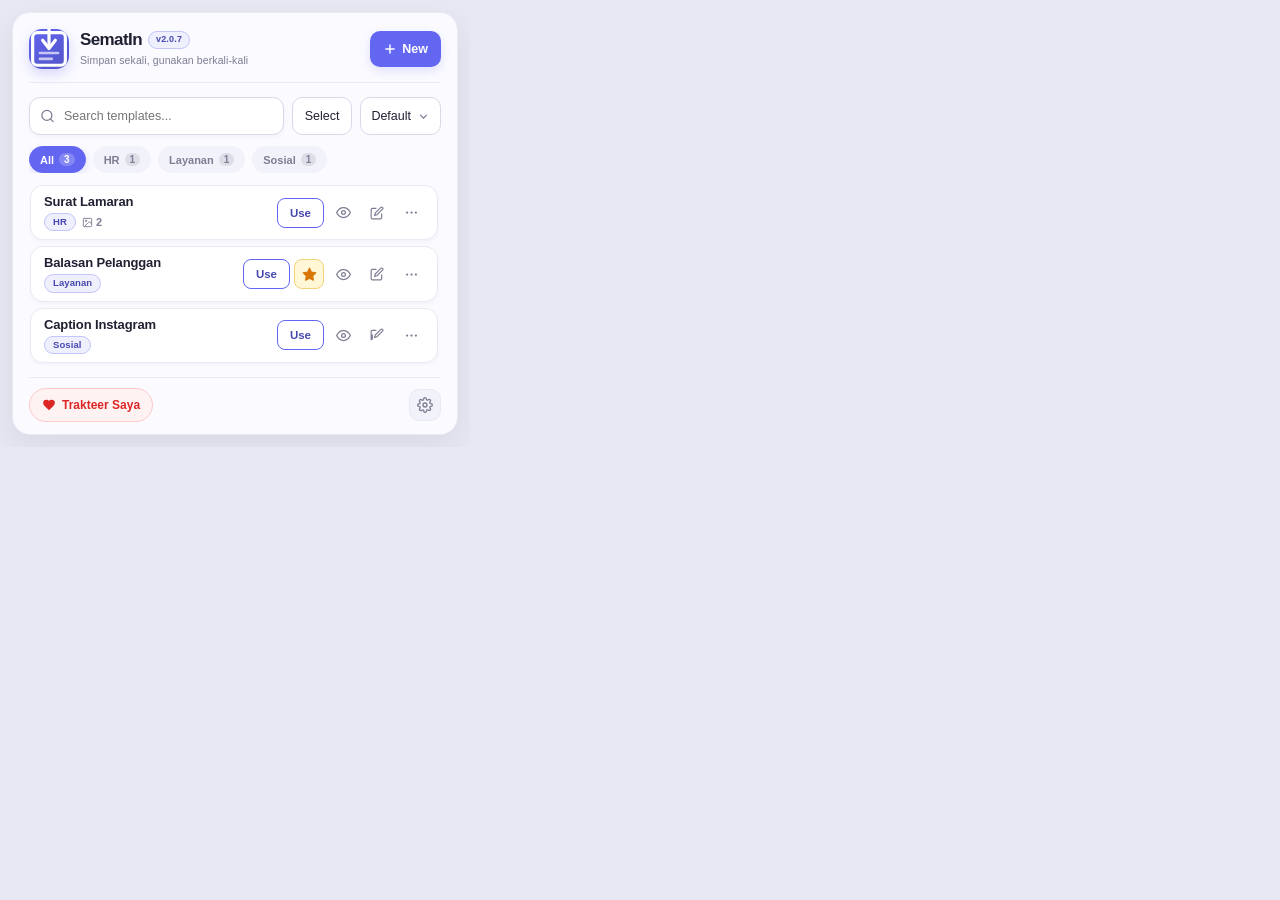
<file: docs/popup-preview.html>
<!DOCTYPE html>
<html lang="en">
<head>
  <meta charset="UTF-8">
  <title>SematIn</title>
  <link rel="stylesheet" href="popup.css">
  <link rel="stylesheet" href="sidebar.css">
</head>
<body>
  <div class="app-wrapper">
    <header class="app-header">
      <div class="brand">
        <div class="brand-icon">
          <svg viewBox="0 0 88 94" fill="none" stroke="currentColor" stroke-width="7" stroke-linecap="round" stroke-linejoin="round" aria-hidden="true"><rect x="8" y="10" width="72" height="72" rx="10"/><path d="M44 2 V38"/><path d="M30 27 L44 45 L58 27"/><path d="M24 55 H64" stroke-width="6" stroke-opacity="0.66"/><path d="M24 68 H50" stroke-width="6" stroke-opacity="0.66"/></svg>
        </div>
        <div>
          <div class="title-row">
            <h1>SematIn</h1>
            <span id="header-version-badge" class="header-version-badge" title="Installed version">v2.0.7</span>
          </div>
          <span class="subtitle">Simpan sekali, gunakan berkali-kali</span>
        </div>
      </div>
      <button type="button" id="btn-show-add" class="btn btn-primary">
        <svg width="14" height="14" viewBox="0 0 24 24" fill="none" stroke="currentColor" stroke-width="2.5" stroke-linecap="round" stroke-linejoin="round"><line x1="12" y1="5" x2="12" y2="19"/><line x1="5" y1="12" x2="19" y2="12"/></svg>
        New
      </button>
    </header>

    <main id="view-list" class="view-section">
      <div class="search-box">
        <svg class="search-icon" width="15" height="15" viewBox="0 0 24 24" fill="none" stroke="currentColor" stroke-width="2" stroke-linecap="round" stroke-linejoin="round"><circle cx="11" cy="11" r="8"/><line x1="21" y1="21" x2="16.65" y2="16.65"/></svg>
        <input type="text" id="search-input" placeholder="Search templates...">
        <button type="button" id="btn-toggle-select-mode" class="btn btn-ghost btn-xs select-mode-toggle" title="Select multiple templates" aria-pressed="false">Select</button>
        <div class="sort-dropdown" id="sort-dropdown">
          <button type="button" id="btn-sort-menu" class="sort-trigger" title="Sort templates" aria-haspopup="listbox" aria-expanded="false">
            <span id="sort-label">Default</span>
            <svg width="13" height="13" viewBox="0 0 24 24" fill="none" stroke="currentColor" stroke-width="2.4"><polyline points="6 9 12 15 18 9"/></svg>
          </button>
        </div>
      </div>

      <div class="category-tabs-wrap">
        <button type="button" id="btn-cat-scroll-left" class="cat-scroll-btn cat-scroll-left hidden" title="Scroll categories left" aria-label="Scroll categories left">
          <span class="cat-scroll-icon"><svg width="13" height="13" viewBox="0 0 24 24" fill="none" stroke="currentColor" stroke-width="2.5" stroke-linecap="round" stroke-linejoin="round"><polyline points="15 18 9 12 15 6"/></svg></span>
        </button>
        <div id="category-tabs" class="category-tabs" role="tablist" aria-label="Filter template categories">
          <button type="button" role="tab" class="category-tab active" aria-selected="true"><span>All</span><span class="category-tab-count">3</span></button>
          <button type="button" role="tab" class="category-tab" aria-selected="false"><span>HR</span><span class="category-tab-count">1</span></button>
          <button type="button" role="tab" class="category-tab" aria-selected="false"><span>Layanan</span><span class="category-tab-count">1</span></button>
          <button type="button" role="tab" class="category-tab" aria-selected="false"><span>Sosial</span><span class="category-tab-count">1</span></button>
        </div>
        <button type="button" id="btn-cat-scroll-right" class="cat-scroll-btn cat-scroll-right hidden" title="Scroll categories right" aria-label="Scroll categories right">
          <span class="cat-scroll-icon"><svg width="13" height="13" viewBox="0 0 24 24" fill="none" stroke="currentColor" stroke-width="2.5" stroke-linecap="round" stroke-linejoin="round"><polyline points="9 18 15 12 9 6"/></svg></span>
        </button>
      </div>

      <div id="template-list" class="list-container">
        <div class="template-card">
          <div class="template-info">
            <div class="template-title" title="Surat Lamaran">Surat Lamaran</div>
            <div class="template-meta-row">
              <span class="template-category-badge">HR</span>
              <span class="attachment-count-badge" title="2 attached images"><svg width="11" height="11" viewBox="0 0 24 24" fill="none" stroke="currentColor" stroke-width="2" stroke-linecap="round" stroke-linejoin="round"><rect x="3" y="3" width="18" height="18" rx="2" ry="2"/><circle cx="8.5" cy="8.5" r="1.5"/><polyline points="21 15 16 10 5 21"/></svg>2</span>
            </div>
          </div>
          <div class="template-actions-column">
            <div class="template-actions">
              <button type="button" class="btn-use" title="Fill the active field">Use</button>
              <button type="button" class="btn-icon btn-preview-template" title="Preview template" aria-label="Preview template">
                <svg width="15" height="15" viewBox="0 0 24 24" fill="none" stroke="currentColor" stroke-width="2" stroke-linecap="round" stroke-linejoin="round"><path d="M1 12s4-8 11-8 11 8 11 8-4 8-11 8-11-8-11-8z"/><circle cx="12" cy="12" r="3"/></svg>
              </button>
              <button type="button" class="btn-icon btn-edit" title="Edit template">
                <svg width="14" height="14" viewBox="0 0 24 24" fill="none" stroke="currentColor" stroke-width="2"><path d="M11 4H4a2 2 0 0 0-2 2v14a2 2 0 0 0 2 2h14a2 2 0 0 0 2-2v-7"/><path d="M18.5 2.5a2.121 2.121 0 0 1 3 3L12 15l-4 1 1-4 9.5-9.5z"/></svg>
              </button>
              <button type="button" class="btn-icon btn-template-more" title="More actions" aria-label="More actions" aria-haspopup="menu" aria-expanded="false">
                <svg width="15" height="15" viewBox="0 0 24 24" fill="currentColor" aria-hidden="true"><circle cx="5" cy="12" r="1.8"/><circle cx="12" cy="12" r="1.8"/><circle cx="19" cy="12" r="1.8"/></svg>
              </button>
            </div>
            <div class="template-excel-imports"></div>
          </div>
        </div>
        <div class="template-card">
          <div class="template-info">
            <div class="template-title" title="Balasan Pelanggan">Balasan Pelanggan</div>
            <div class="template-meta-row">
              <span class="template-category-badge">Layanan</span>
            </div>
          </div>
          <div class="template-actions-column">
            <div class="template-actions">
              <button type="button" class="btn-use" title="Fill the active field">Use</button>
              <button type="button" class="btn-icon btn-favorite-template is-favorite" title="Remove from favorites" aria-label="Remove from favorites">
                <svg width="15" height="15" viewBox="0 0 24 24" fill="currentColor" stroke="currentColor" stroke-width="2" stroke-linecap="round" stroke-linejoin="round"><polygon points="12 2 15.09 8.26 22 9.27 17 14.14 18.18 21.02 12 17.77 5.82 21.02 7 14.14 2 9.27 8.91 8.26 12 2"/></svg>
              </button>
              <button type="button" class="btn-icon btn-preview-template" title="Preview template" aria-label="Preview template">
                <svg width="15" height="15" viewBox="0 0 24 24" fill="none" stroke="currentColor" stroke-width="2" stroke-linecap="round" stroke-linejoin="round"><path d="M1 12s4-8 11-8 11 8 11 8-4 8-11 8-11-8-11-8z"/><circle cx="12" cy="12" r="3"/></svg>
              </button>
              <button type="button" class="btn-icon btn-edit" title="Edit template">
                <svg width="14" height="14" viewBox="0 0 24 24" fill="none" stroke="currentColor" stroke-width="2"><path d="M11 4H4a2 2 0 0 0-2 2v14a2 2 0 0 0 2 2h14a2 2 0 0 0 2-2v-7"/><path d="M18.5 2.5a2.121 2.121 0 0 1 3 3L12 15l-4 1 1-4 9.5-9.5z"/></svg>
              </button>
              <button type="button" class="btn-icon btn-template-more" title="More actions" aria-label="More actions" aria-haspopup="menu" aria-expanded="false">
                <svg width="15" height="15" viewBox="0 0 24 24" fill="currentColor" aria-hidden="true"><circle cx="5" cy="12" r="1.8"/><circle cx="12" cy="12" r="1.8"/><circle cx="19" cy="12" r="1.8"/></svg>
              </button>
            </div>
            <div class="template-excel-imports"></div>
          </div>
        </div>
        <div class="template-card">
          <div class="template-info">
            <div class="template-title" title="Caption Instagram">Caption Instagram</div>
            <div class="template-meta-row">
              <span class="template-category-badge">Sosial</span>
            </div>
          </div>
          <div class="template-actions-column">
            <div class="template-actions">
              <button type="button" class="btn-use" title="Fill the active field">Use</button>
              <button type="button" class="btn-icon btn-preview-template" title="Preview template" aria-label="Preview template">
                <svg width="15" height="15" viewBox="0 0 24 24" fill="none" stroke="currentColor" stroke-width="2" stroke-linecap="round" stroke-linejoin="round"><path d="M1 12s4-8 11-8 11 8 11 8-4 8-11 8-11-8-11-8z"/><circle cx="12" cy="12" r="3"/></svg>
              </button>
              <button type="button" class="btn-icon btn-edit" title="Edit template">
                <svg width="14" height="14" viewBox="0 0 24 24" fill="none" stroke="currentColor" stroke-width="2"><path d="M11 4H4a2 2 0 0 0-2 2v14a2 2 0 0 0 2-2v-7"/><path d="M18.5 2.5a2.121 2.121 0 0 1 3 3L12 15l-4 1 1-4 9.5-9.5z"/></svg>
              </button>
              <button type="button" class="btn-icon btn-template-more" title="More actions" aria-label="More actions" aria-haspopup="menu" aria-expanded="false">
                <svg width="15" height="15" viewBox="0 0 24 24" fill="currentColor" aria-hidden="true"><circle cx="5" cy="12" r="1.8"/><circle cx="12" cy="12" r="1.8"/><circle cx="19" cy="12" r="1.8"/></svg>
              </button>
            </div>
            <div class="template-excel-imports"></div>
          </div>
        </div>
      </div>

      <footer class="list-footer">
        <button type="button" id="btn-support-trakteer" class="footer-trakteer-btn" title="Dukung SematIn di Trakteer">
          <svg width="14" height="14" viewBox="0 0 24 24" fill="currentColor" stroke="none" stroke-width="2" stroke-linecap="round" stroke-linejoin="round" aria-hidden="true"><path d="M19 14c1.49-1.46 3-3.21 3-5.5A5.5 5.5 0 0 0 16.5 3c-1.76 0-3 .5-4.5 2-1.5-1.5-2.74-2-4.5-2A5.5 5.5 0 0 0 2 8.5c0 2.3 1.5 4.05 3 5.5l7 7Z"/></svg>
          <span>Trakteer Saya</span>
        </button>
        <div id="template-pagination" class="template-pagination hidden"></div>
        <div class="settings-wrapper">
          <button type="button" id="btn-toggle-settings" class="btn-setting-icon" title="Settings" aria-haspopup="menu" aria-expanded="false">
            <svg width="16" height="16" viewBox="0 0 24 24" fill="none" stroke="currentColor" stroke-width="2" stroke-linecap="round" stroke-linejoin="round"><circle cx="12" cy="12" r="3"/><path d="M19.4 15a1.65 1.65 0 0 0 .33 1.82l.06.06a2 2 0 0 1 0 2.83 2 2 0 0 1-2.83 0l-.06-.06a1.65 1.65 0 0 0-1.82-.33 1.65 1.65 0 0 0-1 1.51V21a2 2 0 0 1-2 2 2 2 0 0 1-2-2v-.09A1.65 1.65 0 0 0 9 19.4a1.65 1.65 0 0 0-1.82.33l-.06.06a2 2 0 0 1-2.83 0 2 2 0 0 1 0-2.83l.06-.06a1.65 1.65 0 0 0 .33-1.82 1.65 1.65 0 0 0-1.51-1H3a2 2 0 0 1-2-2 2 2 0 0 1 2-2h.09A1.65 1.65 0 0 0 4.6 9a1.65 1.65 0 0 0-.33-1.82l-.06-.06a2 2 0 0 1 0-2.83 2 2 0 0 1 2.83 0l.06.06a1.65 1.65 0 0 0 1.82.33H9a1.65 1.65 0 0 0 1-1.51V3a2 2 0 0 1 2-2 2 2 0 0 1 2 2v.09a1.65 1.65 0 0 0 1 1.51 1.65 1.65 0 0 0 1.82-.33l.06-.06a2 2 0 0 1 2.83 0 2 2 0 0 1 0 2.83l-.06.06a1.65 1.65 0 0 0-.33 1.82V9a1.65 1.65 0 0 0 1.51 1H21a2 2 0 0 1 2 2 2 2 0 0 1-2 2h-.09a1.65 1.65 0 0 0-1.51 1z"/></svg>
          </button>
        </div>
      </footer>
    </main>
  </div>
</body>
</html>
</file>
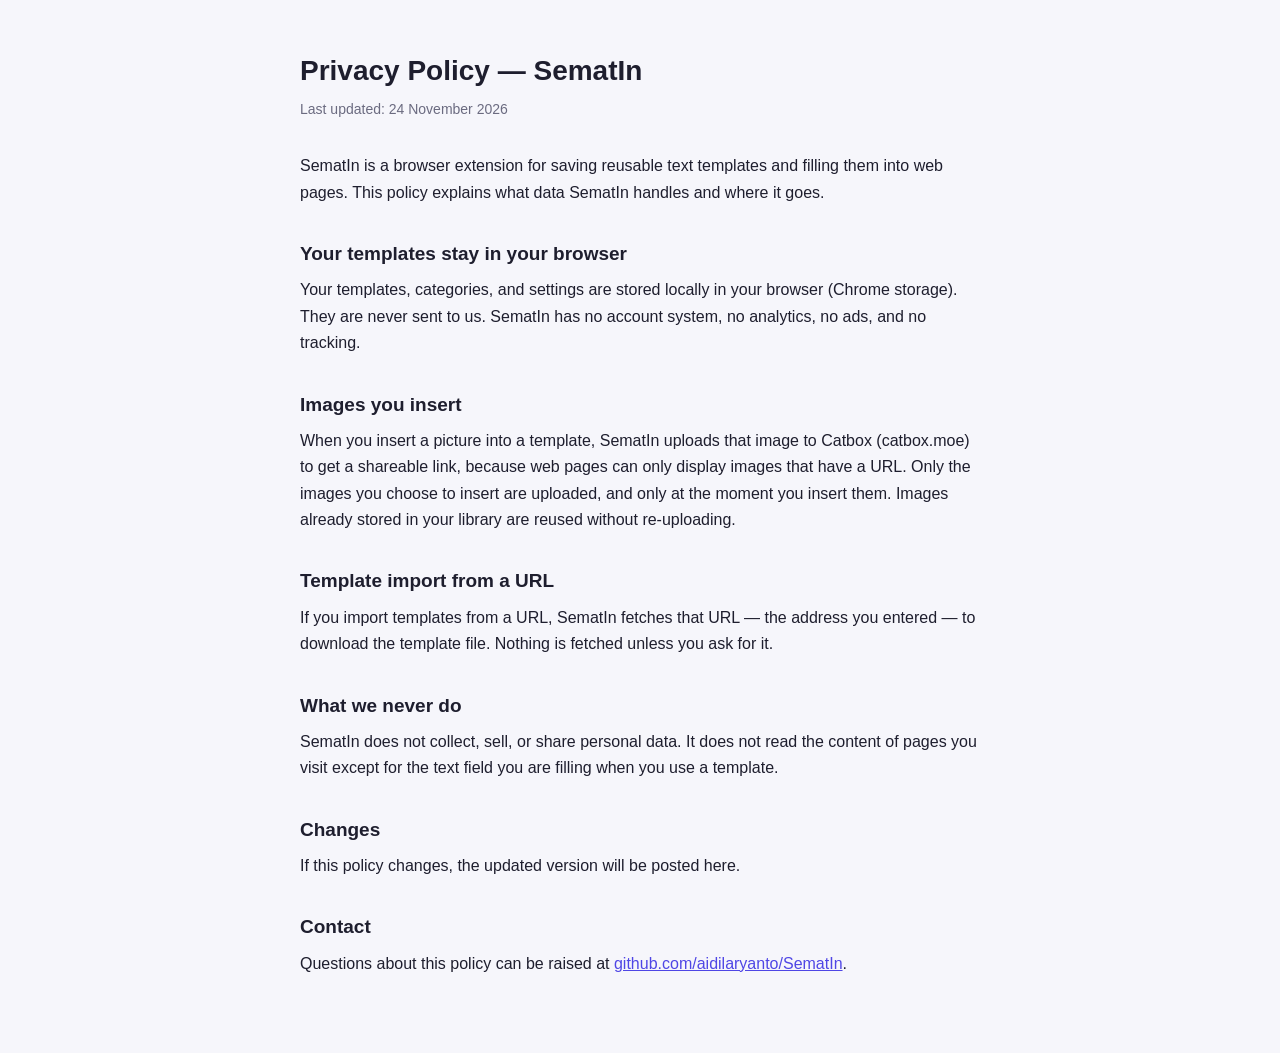
<file: docs/privacy.html>
<!DOCTYPE html>
<html lang="en">
<head>
<meta charset="UTF-8">
<meta name="viewport" content="width=device-width, initial-scale=1">
<title>Privacy Policy — SematIn</title>
<style>
  body { margin: 0; background: #f6f6fb; color: #1e1e2e; font-family: -apple-system, BlinkMacSystemFont, "Segoe UI", Roboto, Helvetica, Arial, sans-serif; }
  main { max-width: 680px; margin: 0 auto; padding: 48px 20px 64px; line-height: 1.65; font-size: 16px; }
  h1 { font-size: 28px; margin: 0 0 4px; }
  h2 { font-size: 19px; margin: 32px 0 8px; }
  p, li { margin: 0 0 12px; }
  .updated { color: #6b6b80; font-size: 14px; margin-bottom: 32px; }
  a { color: #4f46e5; }
  @media (prefers-color-scheme: dark) {
    body { background: #151522; color: #f3f3fb; }
    .updated { color: #9999b2; }
    a { color: #818cf8; }
  }
</style>
</head>
<body>
<main>
  <h1>Privacy Policy — SematIn</h1>
  <p class="updated">Last updated: 24 November 2026</p>

  <p>SematIn is a browser extension for saving reusable text templates and
  filling them into web pages. This policy explains what data SematIn handles
  and where it goes.</p>

  <h2>Your templates stay in your browser</h2>
  <p>Your templates, categories, and settings are stored locally in your
  browser (Chrome storage). They are never sent to us. SematIn has no
  account system, no analytics, no ads, and no tracking.</p>

  <h2>Images you insert</h2>
  <p>When you insert a picture into a template, SematIn uploads that image
  to Catbox (catbox.moe) to get a shareable link, because web pages can only
  display images that have a URL. Only the images you choose to insert are
  uploaded, and only at the moment you insert them. Images already stored
  in your library are reused without re-uploading.</p>

  <h2>Template import from a URL</h2>
  <p>If you import templates from a URL, SematIn fetches that URL — the
  address you entered — to download the template file. Nothing is fetched
  unless you ask for it.</p>

  <h2>What we never do</h2>
  <p>SematIn does not collect, sell, or share personal data. It does not
  read the content of pages you visit except for the text field you are
  filling when you use a template.</p>

  <h2>Changes</h2>
  <p>If this policy changes, the updated version will be posted here.</p>

  <h2>Contact</h2>
  <p>Questions about this policy can be raised at
  <a href="https://github.com/aidilaryanto/SematIn">github.com/aidilaryanto/SematIn</a>.</p>
</main>
</body>
</html>
</file>
<file: docs/popup.css>
:root {
  --accent: #6366f1;
  --bg-outer: #e8e8f4;
  --bg-page: #fafaff;
  --bg-card: #ffffff;
  --bg-subtle: #f2f2fa;
  --text-main: #202033;
  --text-secondary: #515168;
  --text-muted: #7d7d94;
  --border-color: #d9d9e8;
  --border-soft: #eaeaf3;
  --danger: #ef4444;
  --danger-solid: #dc2626;
  --danger-solid-hover: #b91c1c;
  --danger-bg: #fef2f2;
  --danger-border: #fecaca;
  --radius: 14px;
}

body {
  --primary: var(--accent);
  --primary-hover: color-mix(in srgb, var(--accent) 82%, black);
  --primary-light: color-mix(in srgb, var(--accent) 10%, white);
  --primary-border: color-mix(in srgb, var(--accent) 38%, white);
  --primary-text: color-mix(in srgb, var(--accent) 72%, black);
}

body.dark-theme {
  --accent: #818cf8;
  --primary: var(--accent);
  --primary-hover: color-mix(in srgb, var(--accent) 75%, white);
  --primary-light: color-mix(in srgb, var(--accent) 15%, transparent);
  --primary-border: color-mix(in srgb, var(--accent) 36%, transparent);
  --primary-text: color-mix(in srgb, var(--accent) 45%, white);
  --bg-outer: #151522;
  --bg-page: #1d1d2c;
  --bg-card: #262638;
  --bg-subtle: #303044;
  --text-main: #f3f3fb;
  --text-secondary: #c9c9dc;
  --text-muted: #9999b2;
  --border-color: #414158;
  --border-soft: #333348;
  --danger: #fb7185;
  --danger-solid: #dc4660;
  --danger-solid-hover: #c93852;
  --danger-bg: rgba(251, 113, 133, 0.12);
  --danger-border: rgba(251, 113, 133, 0.35);
}

* {
  box-sizing: border-box;
}

html,
body {
  background-color: var(--bg-outer);
  margin: 0;
  padding: 0;
  overflow-x: hidden;
}

body {
  width: 470px;
  padding: 10px;
  font-family: -apple-system, BlinkMacSystemFont, "Segoe UI", Roboto, Helvetica, Arial, sans-serif;
  color: var(--text-main);
}

.app-wrapper {
  padding: 12px 14px;
  position: relative;
  background-color: var(--bg-page);
  border: 1px solid var(--border-color);
  border-radius: 16px;
}

/* Header */
.app-header {
  display: flex;
  justify-content: space-between;
  align-items: center;
  margin-bottom: 10px;
  padding-bottom: 10px;
  border-bottom: 1px solid var(--border-soft);
}

.brand {
  display: flex;
  align-items: center;
  gap: 10px;
}

.brand-icon {
  width: 34px;
  height: 34px;
  border-radius: 9px;
  background: var(--primary-light);
  color: var(--primary);
  display: flex;
  align-items: center;
  justify-content: center;
  flex-shrink: 0;
}

.title-row {
  display: flex;
  align-items: center;
  gap: 6px;
}

.app-header h1 {
  margin: 0;
  font-size: 16px;
  font-weight: 700;
  letter-spacing: -0.02em;
  line-height: 1.2;
}

.header-version-badge {
  font-size: 10px;
  font-weight: 600;
  color: var(--primary-text);
  background: var(--primary-light);
  border: 1px solid var(--primary-border);
  padding: 1px 6px;
  border-radius: 999px;
  line-height: 1.3;
}

.subtitle {
  font-size: 11px;
  color: var(--text-muted);
}

/* Buttons */
.btn {
  display: inline-flex;
  align-items: center;
  justify-content: center;
  gap: 5px;
  padding: 7px 12px;
  font-size: 12.5px;
  font-weight: 600;
  border-radius: 8px;
  border: none;
  cursor: pointer;
  transition: all 0.15s ease;
}

.btn:disabled {
  opacity: 0.45;
  cursor: not-allowed;
}

.btn-primary {
  background-color: var(--primary);
  color: #ffffff;
}

.btn-primary:hover {
  background-color: var(--primary-hover);
}

.btn-ghost {
  background-color: transparent;
  color: var(--text-muted);
  border: 1px solid var(--border-color);
}

.btn-ghost:hover {
  background-color: var(--bg-subtle);
  color: var(--text-main);
}

.btn-danger-solid {
  background: var(--danger-solid);
  color: #ffffff;
  border: 1px solid var(--danger-solid);
}

.btn-danger-solid:hover {
  background: var(--danger-solid-hover);
  border-color: var(--danger-solid-hover);
}

.btn-xs {
  padding: 4px 9px;
  font-size: 11px;
  border-radius: 6px;
}

/* Search Box */
.search-box {
  position: relative;
  display: flex;
  align-items: center;
  gap: 8px;
  margin-bottom: 8px;
}

.search-icon {
  position: absolute;
  left: 11px;
  top: 50%;
  transform: translateY(-50%);
  color: var(--text-muted);
  pointer-events: none;
}

#search-input {
  flex: 1;
  min-width: 0;
  padding: 8px 12px 8px 34px;
  font-size: 12.5px;
  border: 1px solid var(--border-color);
  border-radius: 10px;
  background: var(--bg-card);
  color: var(--text-main);
  outline: none;
  transition: border-color 0.15s, box-shadow 0.15s;
}

.search-box .select-mode-toggle {
  flex-shrink: 0;
  min-height: 38px;
  padding: 8px 12px;
  font-size: 12.5px;
  font-weight: 500;
  color: var(--text-main);
  background: var(--bg-card);
  border: 1px solid var(--border-color);
  border-radius: 10px;
}

.search-box .select-mode-toggle:not(.active):hover {
  background: var(--bg-card);
  border-color: var(--primary-border);
}

.sort-dropdown {
  position: relative;
  flex-shrink: 0;
}

.sort-trigger {
  display: inline-flex;
  align-items: center;
  gap: 6px;
  min-height: 38px;
  padding: 8px 10px;
  font-size: 12.5px;
  font-weight: 500;
  color: var(--text-main);
  background: var(--bg-card);
  border: 1px solid var(--border-color);
  border-radius: 10px;
  outline: none;
  cursor: pointer;
  transition: border-color 0.15s ease, box-shadow 0.15s ease;
}

.sort-trigger:hover,
.sort-trigger.open {
  border-color: var(--primary-border);
}

.sort-trigger:focus-visible {
  border-color: var(--primary);
  box-shadow: 0 0 0 3px var(--primary-light);
}

.sort-trigger svg {
  flex-shrink: 0;
  color: var(--text-muted);
  transition: transform 0.15s ease;
}

.sort-trigger.open svg {
  transform: rotate(180deg);
}

.sort-menu {
  position: absolute;
  top: calc(100% + 4px);
  right: 0;
  min-width: 150px;
  max-height: 175px;
  overflow-y: auto;
  background: var(--bg-card);
  border: 1px solid var(--border-soft);
  border-radius: 12px;
  box-shadow: 0 14px 32px rgba(24, 24, 48, 0.16);
  padding: 4px;
  z-index: 65;
}

.sort-option {
  width: 100%;
  border: none;
  background: transparent;
  border-radius: 6px;
  padding: 6px 8px;
  display: flex;
  align-items: center;
  gap: 8px;
  font-size: 12px;
  font-weight: 500;
  color: var(--text-main);
  text-align: left;
  cursor: pointer;
  transition: background-color 0.12s ease;
}

.sort-option:hover,
.sort-option.selected {
  background: var(--primary-light);
  color: var(--primary-text);
}

.select-mode-toggle.active {
  color: var(--primary-text);
  background: var(--primary-light);
  border-color: var(--primary-border);
}

#search-input:focus {
  border-color: var(--primary);
  box-shadow: 0 0 0 3px var(--primary-light);
}

/* Tab Kategori di Bawah Search */
.category-tabs-wrap {
  position: relative;
  display: flex;
  align-items: center;
  margin-bottom: 11px;
}

.category-tabs {
  display: flex;
  align-items: center;
  gap: 6px;
  overflow-x: auto;
  scrollbar-width: none;
  scroll-behavior: smooth;
  flex: 1;
  min-width: 0;
}

.category-tabs::-webkit-scrollbar {
  display: none;
}

.cat-scroll-btn {
  position: absolute;
  top: 0;
  bottom: 0;
  z-index: 2;
  display: flex;
  align-items: center;
  width: 52px;
  padding: 0;
  border: 0;
  background: transparent;
  color: var(--text-muted);
  cursor: pointer;
}

.cat-scroll-btn:hover {
  color: var(--text-main);
}

.cat-scroll-left {
  left: 0;
  justify-content: flex-start;
  padding-left: 2px;
  background: linear-gradient(to left, transparent, var(--bg-page) 50%);
}

.cat-scroll-right {
  right: 0;
  justify-content: flex-end;
  padding-right: 2px;
  background: linear-gradient(to right, transparent, var(--bg-page) 50%);
}

.cat-scroll-icon {
  display: inline-flex;
  align-items: center;
  justify-content: center;
  width: 22px;
  height: 22px;
  border-radius: 999px;
  background: var(--bg-card);
  border: 1px solid var(--border-color);
  box-shadow: 0 1px 4px rgba(15, 23, 42, 0.18);
}

.category-tab {
  display: inline-flex;
  align-items: center;
  gap: 5px;
  padding: 5px 10px;
  border-radius: 999px;
  border: 1px solid var(--border-color);
  background: var(--bg-card);
  color: var(--text-muted);
  font-size: 11.5px;
  font-weight: 600;
  white-space: nowrap;
  cursor: pointer;
  transition: all 0.14s ease;
  flex-shrink: 0;
}

.category-tab:hover {
  border-color: var(--primary-border);
  color: var(--text-main);
  background: var(--bg-subtle);
}

.category-tab.active {
  background: var(--primary);
  border-color: var(--primary);
  color: #ffffff;
}

.category-tab-count {
  font-size: 10px;
  font-weight: 700;
  padding: 1px 5px;
  border-radius: 999px;
  background: rgba(100, 116, 139, 0.16);
  color: inherit;
}

.category-tab.active .category-tab-count {
  background: rgba(255, 255, 255, 0.22);
  color: #ffffff;
}

.category-tab-color {
  width: 8px;
  height: 8px;
  border-radius: 50%;
  flex: 0 0 auto;
}

/* Template List: tinggi fleksibel sesuai isi dengan batas maksimal */
.list-container {
  display: flex;
  flex-direction: column;
  gap: 7px;
  max-height: 360px;
  overflow-y: auto;
  padding-right: 2px;
}

.template-pagination {
  position: relative;
  display: flex;
  justify-content: center;
  align-items: center;
  gap: 2px;
  width: fit-content;
  margin: 0;
  padding: 3px;
  border-radius: 999px;
  border: 1px solid var(--border-color);
  background: var(--bg-card);
  box-shadow: 0 2px 8px rgba(39, 39, 75, 0.06);
}

.pagination-indicator {
  position: absolute;
  top: 3px;
  left: 0;
  height: 28px;
  width: 28px;
  border-radius: 999px;
  background: var(--primary);
  box-shadow: 0 2px 6px rgba(99, 102, 241, 0.35);
  transition: transform 0.45s cubic-bezier(0.34, 1.3, 0.64, 1), width 0.45s cubic-bezier(0.34, 1.3, 0.64, 1);
  pointer-events: none;
  z-index: 0;
}

.pagination-btn {
  position: relative;
  z-index: 1;
  display: inline-flex;
  align-items: center;
  justify-content: center;
  min-width: 28px;
  height: 28px;
  padding: 0 9px;
  border: none;
  border-radius: 999px;
  background: transparent;
  color: var(--text-muted);
  font-size: 12px;
  font-weight: 700;
  cursor: pointer;
  transition: all 0.14s ease;
}

.pagination-btn:hover:not(:disabled):not(.active) {
  background: var(--bg-subtle);
  color: var(--text-main);
}

.template-pagination.page-window-slide-forward .pagination-page-btn {
  animation: paginate-slide-in-right 0.3s ease;
}

.template-pagination.page-window-slide-backward .pagination-page-btn {
  animation: paginate-slide-in-left 0.3s ease;
}

@keyframes paginate-slide-in-right {
  from { transform: translateX(14px); opacity: 0; }
  to { transform: translateX(0); opacity: 1; }
}

@keyframes paginate-slide-in-left {
  from { transform: translateX(-14px); opacity: 0; }
  to { transform: translateX(0); opacity: 1; }
}

.pagination-btn.active {
  background: transparent;
  color: #ffffff;
  box-shadow: none;
}

.pagination-btn:disabled {
  opacity: 0.4;
  cursor: not-allowed;
}

.template-card {
  display: flex;
  justify-content: space-between;
  align-items: center;
  background: var(--bg-card);
  border: 1px solid var(--border-color);
  border-radius: var(--radius);
  padding: 9px 12px;
  transition: transform 0.12s ease, box-shadow 0.12s ease, border-color 0.12s ease;
}

.template-card:hover {
  border-color: var(--primary-border);
  box-shadow: 0 2px 6px rgba(15, 23, 42, 0.08);
}

.template-select-checkbox {
  flex-shrink: 0;
  width: 15px;
  height: 15px;
  margin-right: 10px;
  accent-color: var(--primary);
  cursor: pointer;
}

.bulk-action-bar {
  display: flex;
  align-items: center;
  justify-content: space-between;
  gap: 8px;
  background: var(--bg-card);
  border: 1px solid var(--primary-border);
  border-radius: var(--radius);
  padding: 6px 10px 6px 14px;
  margin-bottom: 8px;
}

.bulk-selected-count {
  font-size: 12px;
  font-weight: 700;
  color: var(--primary-text);
  white-space: nowrap;
}

.bulk-actions {
  display: flex;
  align-items: center;
  gap: 2px;
}

.bulk-icon-btn {
  display: inline-flex;
  align-items: center;
  justify-content: center;
  width: 30px;
  height: 30px;
  padding: 0;
  border: 0;
  border-radius: 7px;
  background: transparent;
  color: var(--text-muted);
  cursor: pointer;
}

.bulk-icon-btn:hover {
  background: var(--bg-subtle);
  color: var(--text-main);
}

.bulk-divider {
  width: 1px;
  height: 20px;
  background: var(--border-color);
  margin: 0 4px;
  flex-shrink: 0;
}

.bulk-icon-delete:hover {
  background: var(--danger-bg);
  color: var(--danger);
}

.template-info {
  flex: 1;
  min-width: 0;
  margin-right: 10px;
}

.template-title {
  font-size: 13px;
  font-weight: 600;
  color: var(--text-main);
  white-space: nowrap;
  overflow: hidden;
  text-overflow: ellipsis;
}

.template-meta-row {
  display: flex;
  align-items: center;
  gap: 6px;
  margin-top: 4px;
}

.template-actions-column {
  display: flex;
  flex-direction: column;
  align-items: flex-end;
  gap: 6px;
  flex-shrink: 0;
}

.template-excel-imports {
  display: flex;
  flex-direction: column;
  align-items: flex-end;
  gap: 5px;
  max-width: 100%;
}

.template-excel-imports:empty {
  display: none;
}

.template-excel-progress {
  display: flex;
  align-items: center;
  gap: 7px;
  min-width: 0;
  width: 190px;
  max-width: 100%;
  color: var(--text-muted);
  font-size: 10px;
}

.template-excel-count {
  flex: none;
  min-width: 28px;
  color: var(--primary-text);
  font-weight: 700;
  text-align: right;
}

.template-excel-progress-bar {
  flex: 1;
  height: 5px;
  overflow: hidden;
  border-radius: 999px;
  background: var(--border-soft);
}

.template-excel-progress-fill {
  display: block;
  height: 100%;
  width: var(--progress-width);
  border-radius: inherit;
  background: var(--primary);
}

.template-excel-progress-fill.is-animating {
  animation: excel-progress-grow 0.35s ease-out;
}

@keyframes excel-progress-grow {
  from {
    width: var(--previous-progress-width, 0%);
  }
  to {
    width: var(--progress-width);
  }
}

.template-excel-clear {
  display: inline-flex;
  align-items: center;
  justify-content: center;
  flex: none;
  width: 17px;
  height: 17px;
  padding: 0;
  border: 0;
  border-radius: 4px;
  background: transparent;
  color: var(--text-muted);
  cursor: pointer;
}

.template-excel-clear:hover {
  background: var(--primary-light);
  color: var(--danger);
}

.template-category-badge {
  display: inline-flex;
  align-items: center;
  padding: 1.5px 7px;
  border: 1px solid;
  border-radius: 999px;
  font-size: 10px;
  font-weight: 600;
  line-height: 1.3;
}

.template-category-badge {
  font-size: 10px;
  font-weight: 600;
  color: var(--primary-text);
  background: var(--primary-light);
  border: 1px solid var(--primary-border);
}

.template-category-dot {
  width: 7px;
  height: 7px;
  border-radius: 50%;
  flex: 0 0 auto;
  margin-right: 4px;
}

.template-card.is-dragging {
  opacity: 0.45;
}

body.compact-list .template-card {
  padding: 5px 10px;
}

body.compact-list .template-info {
  display: flex;
  align-items: center;
  gap: 8px;
}

body.compact-list .template-title {
  font-size: 12px;
  flex: 1;
  min-width: 0;
}

body.compact-list .template-meta-row {
  margin-top: 0;
  flex-shrink: 0;
}

body.compact-list .list-container {
  gap: 4px;
}

.category-tab.is-dragging {
  opacity: 0.45;
}

.category-tab[draggable="true"] {
  cursor: grab;
}

.template-card[draggable="true"] {
  cursor: grab;
}

.template-actions {
  display: flex;
  align-items: center;
  gap: 5px;
  flex-shrink: 0;
}

.btn-use {
  border: 1px solid var(--primary-border);
  cursor: pointer;
  font-weight: 600;
  transition: background-color 0.15s, color 0.15s;
}

.btn-icon {
  width: 28px;
  height: 28px;
  border-radius: 6px;
  border: 1px solid transparent;
  background: transparent;
  color: var(--text-muted);
  display: inline-flex;
  align-items: center;
  justify-content: center;
  cursor: pointer;
  transition: all 0.15s;
}

.btn-delete-template:hover {
  color: var(--danger);
  background: var(--danger-bg);
}

.btn-favorite-template.is-favorite {
  color: #d97706;
  background: #fff7d6;
  border-color: #f3d27a;
}

.dark-theme .btn-favorite-template.is-favorite {
  color: #fbbf24;
  background: rgba(217, 119, 6, 0.15);
  border-color: rgba(217, 119, 6, 0.45);
}

.template-more-menu {
  position: fixed;
  z-index: 120;
  min-width: 132px;
  padding: 4px;
  border: 1px solid var(--border-color);
  border-radius: 9px;
  background: var(--bg-card);
  box-shadow: 0 8px 20px rgba(15, 23, 42, 0.2);
}

.template-more-item {
  display: flex;
  align-items: center;
  gap: 8px;
  width: 100%;
  padding: 7px 9px;
  border: 0;
  border-radius: 6px;
  background: transparent;
  color: var(--text-main);
  font-size: 11px;
  text-align: left;
  cursor: pointer;
}

.template-more-item:hover,
.template-more-item:focus-visible {
  outline: none;
  background: var(--bg-subtle);
}

.template-more-delete {
  color: var(--danger);
}

.template-more-delete:hover,
.template-more-delete:focus-visible {
  background: var(--danger-bg);
}

.btn-edit:hover,
.btn-preview-template:hover,
.btn-template-more:hover,
.btn-template-more[aria-expanded="true"] {
  background-color: var(--bg-subtle);
  color: var(--text-main);
  border-color: var(--border-color);
}

.btn-favorite-template:hover {
  color: #d97706;
  background: #fff7d6;
  border-color: #f3d27a;
}

.dark-theme .btn-favorite-template:hover {
  color: #fbbf24;
  background: rgba(217, 119, 6, 0.15);
  border-color: rgba(217, 119, 6, 0.45);
}

/* Footer dengan Ikon Setting & Menu List */
.list-footer {
  display: flex;
  justify-content: space-between;
  align-items: center;
  margin-top: 8px;
  padding-top: 8px;
  border-top: 1px solid var(--border-soft);
}

.list-footer-right {
  display: flex;
  align-items: center;
  gap: 8px;
}

.settings-wrapper {
  position: relative;
  display: inline-flex;
  align-items: center;
}

.btn-setting-icon {
  width: 30px;
  height: 30px;
  border-radius: 8px;
  border: 1px solid var(--border-color);
  background: var(--bg-card);
  color: var(--text-muted);
  display: inline-flex;
  align-items: center;
  justify-content: center;
  cursor: pointer;
  transition: all 0.15s ease;
}

.btn-setting-icon:hover,
.btn-setting-icon.active {
  background: var(--primary-light);
  color: var(--primary-text);
  border-color: var(--primary-border);
}

.modal-card.settings-modal-card {
  align-self: flex-start;
}

.settings-tabs {
  position: relative;
  display: flex;
  gap: 4px;
  padding: 3px;
  border-radius: 10px;
  background: var(--bg-subtle);
}

.settings-tab-indicator {
  position: absolute;
  top: 3px;
  left: 0;
  height: 30px;
  width: 100px;
  border-radius: 8px;
  background: var(--primary);
  box-shadow: 0 1px 3px rgba(0, 0, 0, 0.18);
  transition: transform 0.45s cubic-bezier(0.34, 1.3, 0.64, 1), width 0.45s cubic-bezier(0.34, 1.3, 0.64, 1), height 0.45s cubic-bezier(0.34, 1.3, 0.64, 1), top 0.45s cubic-bezier(0.34, 1.3, 0.64, 1);
  pointer-events: none;
  z-index: 0;
}

.settings-tab {
  position: relative;
  z-index: 1;
  flex: 1;
  padding: 7px 0;
  border: 0;
  border-radius: 8px;
  background: transparent;
  color: var(--text-muted);
  font-size: 12.5px;
  font-weight: 600;
  cursor: pointer;
}

.settings-tab.active {
  background: transparent;
  color: #ffffff;
  box-shadow: none;
}

body.accent-light .settings-tab.active {
  color: #1e293b;
}

.settings-tab-panel {
  display: none;
}

.settings-tab-panel.active {
  display: block;
}

.settings-tab-panel.tab-slide-forward {
  animation: tab-slide-in-right 0.3s ease;
}

.settings-tab-panel.tab-slide-backward {
  animation: tab-slide-in-left 0.3s ease;
}

.settings-section-label {
  display: block;
  padding: 10px 9px 2px;
  font-size: 11px;
  font-weight: 700;
  letter-spacing: 0.04em;
  text-transform: uppercase;
  color: var(--text-muted);
}

.settings-section-label:first-child {
  padding-top: 2px;
}

.about-hero {
  display: flex;
  flex-direction: column;
  align-items: center;
  text-align: center;
  gap: 4px;
  padding: 12px 9px 8px;
}

.about-logo {
  width: 56px;
  height: 56px;
  border-radius: 14px;
  margin-bottom: 4px;
}

.about-name {
  font-size: 16px;
}

.about-tagline {
  font-size: 11.5px;
  color: var(--text-muted);
}

.about-credit {
  font-size: 12px;
  color: var(--text-main);
}

.about-link {
  text-decoration: none;
}

.about-links {
  display: flex;
  justify-content: center;
  flex-wrap: wrap;
  gap: 6px;
  padding: 6px 9px 10px;
}

.about-links .settings-menu-item {
  width: 32px;
  height: 32px;
  min-height: 0;
  flex: 0 0 auto;
  justify-content: center;
  padding: 0;
  border: 1px solid var(--border-soft);
  border-radius: 999px;
}

@keyframes tab-slide-in-right {
  from { transform: translateX(14px); opacity: 0; }
  to { transform: translateX(0); opacity: 1; }
}

@keyframes tab-slide-in-left {
  from { transform: translateX(-14px); opacity: 0; }
  to { transform: translateX(0); opacity: 1; }
}

.settings-modal-row {
  display: flex;
  align-items: center;
  justify-content: space-between;
  gap: 8px;
  padding: 6px 9px;
  color: var(--text-main);
  font-size: 12px;
  font-weight: 500;
}

.settings-row-label {
  display: inline-flex;
  align-items: center;
  gap: 8px;
  min-width: 0;
}

.settings-row-label svg {
  flex: 0 0 auto;
  color: var(--text-muted);
}

.settings-segmented {
  display: inline-flex;
  gap: 2px;
  padding: 2px;
  border-radius: 8px;
  background: var(--bg-subtle);
}

.settings-segmented button {
  padding: 4px 9px;
  border: 0;
  border-radius: 6px;
  background: transparent;
  color: var(--text-muted);
  font-size: 11.5px;
  font-weight: 600;
  white-space: nowrap;
  cursor: pointer;
}

.settings-segmented button.active {
  background: var(--bg-card);
  color: var(--primary);
  box-shadow: 0 1px 2px rgba(0, 0, 0, 0.12);
}

.settings-segmented button:disabled {
  cursor: not-allowed;
  opacity: 0.55;
}

.settings-row-chevron {
  margin-left: auto;
  color: var(--text-muted);
  font-size: 15px;
}

.accent-color-popover {
  right: 0;
  bottom: calc(100% + 8px);
}

.settings-menu-item {
  width: 100%;
  display: flex;
  align-items: center;
  gap: 8px;
  padding: 6px 9px;
  border: none;
  border-radius: 6px;
  background: transparent;
  color: var(--text-main);
  font-size: 12px;
  font-weight: 500;
  cursor: pointer;
  text-align: left;
  white-space: nowrap;
  transition: background-color 0.12s ease, color 0.12s ease;
}

.settings-menu-item:hover {
  background: var(--primary-light);
  color: var(--primary-text);
}

.settings-menu-item:disabled {
  cursor: not-allowed;
  opacity: 0.55;
}

.settings-toggle {
  flex: 0 0 auto;
  width: 30px;
  height: 17px;
  border-radius: 999px;
  background: var(--border-soft);
  position: relative;
  transition: background-color 0.15s ease;
}

.settings-toggle::after {
  content: '';
  position: absolute;
  top: 2px;
  left: 2px;
  width: 13px;
  height: 13px;
  border-radius: 50%;
  background: #fff;
  box-shadow: 0 1px 2px rgba(0, 0, 0, 0.25);
  transition: transform 0.15s ease;
}

.settings-toggle.on {
  background: var(--primary);
}

.settings-toggle.on::after {
  transform: translateX(13px);
}

.settings-accent-row {
  position: relative;
  display: flex;
  flex-direction: column;
  align-items: flex-start;
  gap: 6px;
  padding: 6px 9px;
  color: var(--text-main);
  font-size: 12px;
  font-weight: 500;
}

.accent-swatches {
  display: flex;
  align-items: center;
  gap: 6px;
}

.accent-swatch {
  width: 18px;
  height: 18px;
  padding: 0;
  border: none;
  border-radius: 50%;
  background: var(--swatch);
  cursor: pointer;
}

.accent-swatch.active {
  box-shadow: 0 0 0 2px var(--bg-card), 0 0 0 4px var(--swatch);
}

.accent-swatch-custom {
  background: conic-gradient(#f43f5e, #f59e0b, #10b981, #0ea5e9, #8b5cf6, #f43f5e);
}

.accent-swatch-reset {
  display: inline-flex;
  align-items: center;
  justify-content: center;
  width: 18px;
  height: 18px;
  padding: 0;
  border: none;
  border-radius: 50%;
  background: transparent;
  color: var(--text-muted);
  cursor: pointer;
}

.accent-swatch-reset:hover {
  color: var(--primary-text);
  background: var(--primary-light);
}

/* Soft red tint instead of solid red, so the button blends with the extension theme. */
.footer-trakteer-btn {
  display: inline-flex;
  align-items: center;
  gap: 6px;
  height: 34px;
  padding: 0 12px;
  border: 1px solid var(--danger-border);
  border-radius: 999px;
  background: var(--danger-bg);
  color: var(--danger-solid);
  font-size: 12px;
  font-weight: 600;
  white-space: nowrap;
  cursor: pointer;
  transition: background 0.15s ease, transform 0.15s ease, box-shadow 0.15s ease;
}

.footer-trakteer-btn:hover {
  background: var(--danger-border);
  transform: translateY(-1px);
  box-shadow: 0 4px 12px rgba(190, 30, 45, 0.15);
}

.footer-trakteer-btn span {
  display: inline-block;
  transition: transform 0.2s ease;
}

.footer-trakteer-btn:hover span {
  transform: translateY(-1px);
}

.footer-trakteer-btn svg {
  transform-box: fill-box;
  transform-origin: center;
  animation: trakteer-heart-beat 1.6s ease-in-out infinite;
}

.footer-trakteer-btn:hover svg {
  animation-duration: 0.8s;
}

@keyframes trakteer-heart-beat {
  0%, 100% { transform: scale(1); }
  15% { transform: scale(1.35); }
  30% { transform: scale(1); }
  45% { transform: scale(1.2); }
  60% { transform: scale(1); }
}

.trakteer-modal-card {
  height: 520px;
}

.trakteer-modal-title-group {
  display: flex;
  align-items: center;
  gap: 8px;
}

/* Crop the embed to the banner: shift the frame up past its header, and widen it to hide its scrollbar. */
.trakteer-frame-wrap {
  flex: 1;
  min-height: 0;
  overflow: hidden;
  border-radius: 8px;
  background: #fff;
}

.trakteer-frame {
  width: calc(100% + 15px);
  height: calc(100% + 105px);
  /* Shift the frame up to the banner and center the wider frame so the payment button stays centered. */
  margin-top: -105px;
  margin-left: -7.5px;
  border: 0;
  border-radius: 8px;
  background: #fff;
  /* Trakteer's page follows the system theme, so force its light theme here. */
  color-scheme: light;
}

.settings-menu-item .settings-toggle {
  margin-left: auto;
}

.settings-menu-item.settings-row-collapsed,
.settings-modal-row.settings-row-collapsed {
  height: 0;
  min-height: 0;
  padding-top: 0;
  padding-bottom: 0;
  margin: 0;
  overflow: hidden;
  opacity: 0;
  pointer-events: none;
}

.settings-version-badge {
  padding: 2px 6px;
  border: 1px solid var(--primary-border);
  border-radius: 999px;
  background: var(--primary-light);
  color: var(--primary-text);
  font-size: 10px;
  font-weight: 600;
  line-height: 1.2;
}

/* Empty State */
.empty-state {
  text-align: center;
  padding: 22px 16px;
  color: var(--text-muted);
  background: var(--bg-card);
  border: 1px dashed var(--border-color);
  border-radius: var(--radius);
}

.empty-state p {
  margin: 8px 0 0;
  font-size: 12.5px;
}

/* Form View */
.form-header {
  margin-bottom: 10px;
}

.form-header h2 {
  margin: 0;
  font-size: 14.5px;
  font-weight: 700;
}

.form-row-2col {
  display: grid;
  grid-template-columns: 1.3fr 1fr;
  gap: 8px;
}

.form-group {
  margin-bottom: 10px;
}

.form-group label {
  display: block;
  margin-bottom: 5px;
  font-size: 12px;
  font-weight: 600;
  color: var(--text-secondary);
}

.label-optional {
  font-size: 10.5px;
  font-weight: 500;
  color: var(--text-muted);
}

.input-modern {
  width: 100%;
  padding: 7px 10px;
  font-size: 12.5px;
  border: 1px solid var(--border-color);
  border-radius: 8px;
  background: var(--bg-card);
  color: var(--text-main);
  outline: none;
}

.input-modern:focus {
  border-color: var(--primary);
  box-shadow: 0 0 0 3px var(--primary-light);
}

/* Dropdown Kategori (Pilih Kategori Ada atau Ketik Baru) */
.category-combobox {
  position: relative;
}

.category-input-wrap {
  position: relative;
  display: flex;
  align-items: center;
}

.category-input {
  padding-right: 30px;
}

.category-dropdown-btn {
  position: absolute;
  right: 4px;
  top: 50%;
  transform: translateY(-50%);
  width: 24px;
  height: 24px;
  border: none;
  border-radius: 6px;
  background: transparent;
  color: var(--text-muted);
  display: inline-flex;
  align-items: center;
  justify-content: center;
  cursor: pointer;
  transition: background-color 0.14s ease, color 0.14s ease;
}

.category-dropdown-btn:hover,
.category-dropdown-btn.open {
  background: var(--primary-light);
  color: var(--primary-text);
}

.category-dropdown-menu {
  position: absolute;
  top: calc(100% + 4px);
  left: 0;
  right: 0;
  max-height: 175px;
  overflow-y: auto;
  background: var(--bg-card);
  border: 1px solid var(--border-color);
  border-radius: 9px;
  box-shadow: 0 10px 24px -6px rgba(0, 0, 0, 0.25);
  padding: 4px;
  z-index: 65;
}

.category-option {
  width: 100%;
  border: none;
  background: transparent;
  border-radius: 6px;
  padding: 6px 8px;
  display: flex;
  align-items: center;
  justify-content: space-between;
  gap: 8px;
  font-size: 12px;
  font-weight: 500;
  color: var(--text-main);
  text-align: left;
  cursor: pointer;
  transition: background-color 0.12s ease;
}

.category-option:hover,
.category-option.selected {
  background: var(--primary-light);
  color: var(--primary-text);
}

.category-option-badge {
  font-size: 10px;
  font-weight: 600;
  padding: 1px 6px;
  border-radius: 999px;
  background: var(--bg-subtle);
  color: var(--text-muted);
  flex-shrink: 0;
}

.category-option-new {
  border-top: 1px solid var(--border-soft);
  margin-top: 3px;
  padding-top: 7px;
  border-radius: 0 0 6px 6px;
  color: var(--primary-text);
  font-weight: 600;
}

/* Editor Container */
.editor-container {
  position: relative;
  border: 1px solid var(--border-color);
  border-radius: var(--radius);
  background: var(--bg-card);
  overflow: visible;
}

.editor-toolbar {
  display: flex;
  flex-wrap: wrap;
  align-items: center;
  gap: 4px;
  padding: 6px 8px;
  background-color: var(--bg-subtle);
  border-bottom: 1px solid var(--border-soft);
  border-radius: var(--radius) var(--radius) 0 0;
}

.tool-group {
  display: flex;
  align-items: center;
  gap: 2px;
}

.editor-toolbar-primary > .tool-group > button,
.editor-toolbar-primary > .tool-dropdown-wrap > button,
.editor-toolbar-secondary .tool-group > button,
.editor-toolbar-tertiary .tool-group > button,
.editor-toolbar-secondary .tool-dropdown-wrap > button,
.editor-toolbar-tertiary .tool-dropdown-wrap > button {
  padding: 0 6px;
  border: none;
  background: transparent;
  border-radius: 6px;
  cursor: pointer;
  display: inline-flex;
  align-items: center;
  justify-content: center;
  gap: 4px;
  color: var(--text-secondary);
  font-size: 11.5px;
  font-weight: 600;
  transition: all 0.12s;
}

.editor-toolbar-primary > .tool-group > button:hover,
.editor-toolbar-primary > .tool-dropdown-wrap > button:hover,
.editor-toolbar-secondary .tool-group > button:hover,
.editor-toolbar-tertiary .tool-group > button:hover,
.editor-toolbar-secondary .tool-dropdown-wrap > button:hover,
.editor-toolbar-tertiary .tool-dropdown-wrap > button:hover {
  background-color: var(--bg-card);
  color: var(--text-main);
}

.editor-toolbar-primary > .tool-group > button:disabled,
.editor-toolbar-primary > .tool-dropdown-wrap > button:disabled,
.editor-toolbar-secondary .tool-group > button:disabled,
.editor-toolbar-tertiary .tool-group > button:disabled,
.editor-toolbar-secondary .tool-dropdown-wrap > button:disabled,
.editor-toolbar-tertiary .tool-dropdown-wrap > button:disabled {
  opacity: 0.4;
  cursor: not-allowed;
}

.editor-toolbar-primary > .tool-group > button:disabled:hover,
.editor-toolbar-primary > .tool-dropdown-wrap > button:disabled:hover,
.editor-toolbar-secondary .tool-group > button:disabled:hover,
.editor-toolbar-tertiary .tool-group > button:disabled:hover,
.editor-toolbar-secondary .tool-dropdown-wrap > button:disabled:hover,
.editor-toolbar-tertiary .tool-dropdown-wrap > button:disabled:hover {
  background: transparent;
  color: var(--text-secondary);
}

.editor-toolbar-primary > .tool-group > button.active-tool,
.editor-toolbar-primary > .tool-dropdown-wrap > button.active-tool,
.editor-toolbar-secondary .tool-group > button.active-tool,
.editor-toolbar-tertiary .tool-group > button.active-tool,
.editor-toolbar-secondary .tool-dropdown-wrap > button.active-tool,
.editor-toolbar-tertiary .tool-dropdown-wrap > button.active-tool {
  background-color: var(--primary-light);
  color: var(--primary-text);
}

.tool-dropdown-wrap {
  position: relative;
  display: inline-flex;
  align-items: center;
}

.btn-tool-split {
  padding: 0 6px !important;
  gap: 2px !important;
}

.caret-icon {
  opacity: 0.75;
}

.tool-divider {
  width: 1px;
  height: 16px;
  background-color: var(--border-color);
  margin: 0 3px;
}

/* Popover Bullet & Number Style */
.list-style-popover {
  position: absolute;
  top: 32px;
  right: 0;
  background: var(--bg-card);
  border: 1px solid var(--border-color);
  border-radius: 10px;
  box-shadow: 0 10px 25px -5px rgba(0, 0, 0, 0.25);
  padding: 8px;
  z-index: 55;
}

.bullet-popover {
  display: grid;
  grid-template-columns: repeat(4, 52px);
  gap: 6px;
}

.number-popover {
  display: grid;
  grid-template-columns: repeat(3, 62px);
  gap: 6px;
}

.list-style-option {
  border: 1px solid transparent;
  border-radius: 7px;
  background: var(--bg-page);
  padding: 6px;
  cursor: pointer;
  display: flex;
  align-items: center;
  justify-content: center;
  transition: all 0.12s ease;
}

.list-style-option:hover {
  background: var(--bg-subtle);
  border-color: var(--border-color);
}

.list-style-option.active-style {
  background: var(--primary-light);
  border-color: var(--primary-border);
}

.preview-default-bullet,
.preview-uniform-bullet {
  display: flex;
  flex-direction: column;
  gap: 4px;
  width: 100%;
}

.preview-default-bullet > span,
.preview-uniform-bullet > span {
  display: flex;
  align-items: center;
  gap: 5px;
}

.b-dot {
  width: 5px;
  height: 5px;
  border-radius: 50%;
  background: var(--text-secondary);
  flex-shrink: 0;
}

.b-circle {
  width: 5px;
  height: 5px;
  border-radius: 50%;
  border: 1.3px solid var(--text-secondary);
  background: transparent;
  flex-shrink: 0;
}

.b-square {
  width: 5px;
  height: 5px;
  background: var(--text-secondary);
  flex-shrink: 0;
}

.b-bar {
  height: 2px;
  flex: 1;
  border-radius: 2px;
  background: var(--text-muted);
}

.preview-num-stack {
  display: flex;
  flex-direction: column;
  gap: 3px;
  width: 100%;
}

.preview-num-stack > span {
  display: flex;
  align-items: center;
  gap: 4px;
}

.preview-num-stack b {
  font-size: 9.5px;
  font-weight: 700;
  color: var(--text-secondary);
  min-width: 14px;
  text-align: left;
  line-height: 1.1;
}

.n-bar {
  height: 2px;
  flex: 1;
  border-radius: 2px;
  background: var(--text-muted);
}

/* Line Height Dropdown Menu */
.line-height-menu {
  position: absolute;
  top: 32px;
  left: 0;
  min-width: 84px;
  background: var(--bg-card);
  border: 1px solid var(--border-color);
  border-radius: 12px;
  box-shadow: 0 10px 25px -5px rgba(0, 0, 0, 0.25);
  padding: 6px;
  z-index: 55;
  display: flex;
  flex-direction: column;
  gap: 3px;
}

.line-height-item {
  width: 100%;
  min-height: 30px;
  border: none;
  background: transparent;
  border-radius: 8px;
  padding: 5px 10px;
  font-size: 12px;
  font-weight: 500;
  color: var(--text-main);
  text-align: center;
  cursor: pointer;
  transition: background-color 0.12s ease, color 0.12s ease;
}

.line-height-item:hover {
  background: var(--bg-subtle);
}

.line-height-item.active-lh {
  background: var(--primary-light);
  color: var(--primary-text);
  font-weight: 700;
}

/* Popover Sisipkan Tabel & Variabel */
.insert-table-popover {
  position: absolute;
  width: 254px;
  max-width: calc(100vw - 32px);
  background: var(--bg-card);
  border: 1px solid var(--border-soft);
  border-radius: 14px;
  box-shadow: 0 14px 32px rgba(24, 24, 48, 0.2);
  padding: 8px 13px;
  z-index: 75;
  color: var(--text-main);
}

.insert-table-header {
  display: flex;
  align-items: center;
  justify-content: space-between;
  margin-bottom: 6px;
}

.insert-table-header strong {
  font-size: 12.5px;
  font-weight: 700;
  color: var(--text-main);
}

.popover-title-group {
  display: flex;
  align-items: center;
  gap: 8px;
}

.table-size-badge {
  font-size: 11px;
  font-weight: 700;
  color: var(--primary-text);
  background: var(--primary-light);
  border: 1px solid var(--primary-border);
  padding: 1px 7px;
  border-radius: 999px;
  line-height: 1.3;
}

.var-name-field {
  width: 100%;
  margin-bottom: 7px;
  padding: 6px 10px;
  font-size: 12px;
  border: 1px solid var(--border-color);
  border-radius: 8px;
  background: var(--bg-page);
  color: var(--text-main);
  outline: none;
  transition: border-color 0.15s, box-shadow 0.15s;
}

.var-name-field:focus {
  border-color: var(--primary);
  box-shadow: 0 0 0 2px var(--primary-light);
}

.var-section-label {
  font-size: 10px;
  font-weight: 700;
  text-transform: uppercase;
  letter-spacing: 0.05em;
  color: var(--text-muted);
  margin: 5px 0 4px;
}

.var-quick-chips {
  display: flex;
  flex-wrap: wrap;
  gap: 4px;
  margin-bottom: 6px;
}

.var-chip {
  display: inline-flex;
  align-items: center;
  border: 1px solid var(--border-soft);
  background: var(--bg-subtle);
  color: var(--text-secondary);
  border-radius: 999px;
  padding: 2px 8px;
  font-size: 11px;
  font-weight: 600;
  cursor: pointer;
  transition: all 0.12s ease;
}

.var-chip:hover {
  background: var(--primary-light);
  color: var(--primary-text);
  border-color: var(--primary-border);
  transform: translateY(-1px);
}

.var-chip-auto {
  border-style: dashed;
  border-color: var(--primary-border);
  background: var(--primary-light);
  color: var(--primary-text);
}

.var-chip-auto:hover {
  background: var(--primary);
  border-color: var(--primary);
  color: #ffffff;
}

.table-grid-picker {
  display: grid;
  grid-template-columns: repeat(8, 18px);
  gap: 3px;
  justify-content: center;
  outline: none;
}

.table-grid-picker:focus-visible {
  outline: 2px solid var(--primary);
  outline-offset: 3px;
  border-radius: 6px;
}

.table-grid-cell {
  width: 18px;
  height: 18px;
  padding: 0;
  border: 1px solid var(--border-color);
  border-radius: 4px;
  background: var(--bg-page);
  cursor: pointer;
  transition: background-color 0.08s ease, border-color 0.08s ease;
}

.table-grid-cell.selected {
  background: var(--primary);
  border-color: var(--primary);
}

.table-grid-footer {
  display: flex;
  justify-content: center;
  align-items: center;
  gap: 10px;
  margin: 6px 0 2px;
}

.find-replace-fields {
  display: flex;
  flex-direction: column;
  gap: 8px;
  margin-top: 8px;
}

.find-replace-field {
  display: block;
}

.find-replace-field span {
  display: block;
  font-size: 11.5px;
  font-weight: 600;
  color: var(--text-muted);
  margin-bottom: 5px;
}

.find-replace-field input {
  display: block;
  width: 100%;
  min-width: 0;
}

.find-replace-footer {
  display: flex;
  flex-direction: column;
  align-items: flex-start;
  gap: 8px;
  margin-top: 10px;
}

.find-replace-actions {
  display: flex;
  gap: 4px;
  align-self: stretch;
  justify-content: flex-end;
}

#btn-find-prev,
#btn-find-next {
  width: 34px;
  height: 34px;
  min-height: 34px;
  padding: 0;
  border-radius: 10px;
}

.table-custom-toggle {
  display: inline-block;
  margin: 0;
  border: none;
  background: transparent;
  color: var(--text-muted);
  font-size: 11px;
  font-weight: 600;
  cursor: pointer;
  padding: 3px 8px;
  border-radius: 6px;
  transition: color 0.12s ease, background-color 0.12s ease;
}

.table-custom-toggle:hover {
  color: var(--primary-text);
  background: var(--primary-light);
}

#table-custom-inputs {
  margin-top: 10px;
}

.insert-table-inputs {
  display: grid;
  grid-template-columns: 1fr 1fr;
  gap: 10px;
  margin-bottom: 12px;
}

.size-field {
  display: flex;
  flex-direction: column;
  gap: 6px;
}

.size-field > span {
  font-size: 11px;
  font-weight: 600;
  color: var(--text-secondary);
  line-height: 1.2;
}

.stepper {
  display: flex;
  align-items: center;
  border: 1px solid var(--border-color);
  border-radius: 8px;
  overflow: hidden;
  background: var(--bg-page);
  transition: border-color 0.15s;
}

.stepper:focus-within {
  border-color: var(--primary);
}

.stepper-btn {
  width: 28px;
  height: 28px;
  border: none;
  background: transparent;
  color: var(--text-secondary);
  font-size: 14px;
  font-weight: 700;
  cursor: pointer;
  display: inline-flex;
  align-items: center;
  justify-content: center;
  transition: background-color 0.12s ease, color 0.12s ease;
}

.stepper-btn:hover {
  background: var(--bg-subtle);
  color: var(--text-main);
}

.stepper input[type="number"] {
  width: 100%;
  min-width: 0;
  height: 28px;
  border: none;
  border-left: 1px solid var(--border-soft);
  border-right: 1px solid var(--border-soft);
  background: transparent;
  color: var(--text-main);
  font-size: 12.5px;
  font-weight: 700;
  text-align: center;
  outline: none;
  -moz-appearance: textfield;
}

.stepper input[type="number"]::-webkit-outer-spin-button,
.stepper input[type="number"]::-webkit-inner-spin-button {
  -webkit-appearance: none;
  margin: 0;
}

.insert-table-actions {
  display: flex;
  justify-content: flex-end;
  gap: 7px;
  margin-top: 6px;
  padding-top: 6px;
  border-top: 1px solid var(--border-soft);
}

/* Floating Bubble Toolbar Tabel */
.table-floating-toolbar {
  position: absolute;
  z-index: 45;
  display: inline-flex;
  align-items: center;
  gap: 2px;
  padding: 4px 6px;
  background: var(--bg-card);
  border: 1px solid var(--border-color);
  border-radius: 999px;
  box-shadow: 0 8px 22px -4px rgba(0, 0, 0, 0.25);
  transform: translateX(-50%);
  user-select: none;
}

.ft-group {
  display: inline-flex;
  align-items: center;
  gap: 1px;
}

.ft-divider {
  width: 1px;
  height: 18px;
  background: var(--border-color);
  margin: 0 4px;
}

.ft-btn {
  width: 28px;
  height: 28px;
  border: none;
  border-radius: 999px;
  background: transparent;
  color: var(--text-main);
  display: inline-flex;
  align-items: center;
  justify-content: center;
  cursor: pointer;
  transition: background-color 0.12s ease, color 0.12s ease;
}

.ft-btn:hover {
  background: var(--bg-subtle);
  color: var(--text-main);
}

.ft-btn.active {
  background: var(--primary-light);
  color: var(--primary-text);
}

.ft-btn.ft-danger:hover {
  background: var(--danger-bg);
  color: var(--danger);
}

.ft-btn:disabled {
  opacity: 0.4;
  cursor: not-allowed;
}

.ft-btn:disabled:hover {
  background: transparent;
  color: var(--text-main);
}

/* Panel Pengaturan Lebar, Border & Sel Tabel */
.table-panel {
  padding: 8px 10px;
  background-color: var(--bg-subtle);
  border-bottom: 1px solid var(--border-soft);
  display: flex;
  flex-direction: column;
  gap: 7px;
  font-size: 11.5px;
}

.table-panel-header {
  display: flex;
  align-items: center;
  justify-content: space-between;
}

.table-panel-title {
  font-size: 11px;
  font-weight: 700;
  color: var(--text-secondary);
  text-transform: uppercase;
  letter-spacing: 0.03em;
}

.table-panel-close {
  width: 20px;
  height: 20px;
  border: none;
  border-radius: 50%;
  background: var(--danger-bg);
  color: var(--danger);
  display: inline-flex;
  align-items: center;
  justify-content: center;
  cursor: pointer;
  transition: background-color 0.12s ease, color 0.12s ease;
}

.table-panel-close:hover {
  background: var(--danger-border);
  color: var(--danger-solid);
}

/* Back is a neutral navigation button, not a red close button. */
#btn-back-trakteer {
  background: transparent;
  color: var(--text-muted);
}

#btn-back-trakteer:hover {
  background: var(--border-soft);
  color: var(--text-main);
}

.table-panel-row {
  display: flex;
  align-items: center;
  justify-content: space-between;
  gap: 8px;
  flex-wrap: wrap;
}

.table-panel-label {
  font-weight: 600;
  color: var(--text-muted);
  min-width: 66px;
}

.table-width-group,
.table-border-controls,
.table-cell-controls {
  display: flex;
  align-items: center;
  gap: 5px;
  flex-wrap: wrap;
}

.border-mode-group,
.cell-align-group,
.cell-valign-group {
  display: inline-flex;
  align-items: center;
  background: var(--bg-card);
  border: 1px solid var(--border-soft);
  padding: 2px;
  border-radius: 7px;
  gap: 2px;
}

.border-mode-btn {
  border: none;
  background: transparent;
  color: var(--text-secondary);
  font-size: 10.5px;
  font-weight: 700;
  padding: 3px 7px;
  border-radius: 5px;
  cursor: pointer;
  transition: all 0.12s ease;
}

.border-mode-btn:hover {
  color: var(--text-main);
}

.border-mode-btn.active-border-mode {
  background: var(--primary-light);
  color: var(--primary-text);
}

.cell-align-btn,
.cell-valign-btn {
  width: 24px;
  height: 22px;
  border: none;
  background: transparent;
  color: var(--text-secondary);
  border-radius: 5px;
  display: inline-flex;
  align-items: center;
  justify-content: center;
  cursor: pointer;
  transition: all 0.12s ease;
}

.cell-align-btn:hover,
.cell-valign-btn:hover {
  color: var(--text-main);
}

.cell-align-btn.active-align,
.cell-valign-btn.active-valign {
  background: var(--primary-light);
  color: var(--primary-text);
}

.table-select-wrap {
  position: relative;
  display: inline-flex;
  align-items: center;
}

.table-width-select {
  width: 90px;
}

.border-width-select {
  width: 50px;
}

.border-style-select {
  width: 71px;
}

.table-select-native {
  display: none;
}

.table-select-trigger {
  width: 100%;
  min-width: 0;
  padding: 4px 24px 4px 6px;
  border-radius: 6px;
  border: 1px solid var(--border-color);
  background: var(--bg-card);
  font-size: 11.5px;
  color: var(--text-main);
  display: inline-flex;
  align-items: center;
  justify-content: flex-start;
  position: relative;
  white-space: nowrap;
  cursor: pointer;
  transition: background-color 0.14s ease, border-color 0.14s ease, color 0.14s ease;
}

.table-select-trigger svg {
  position: absolute;
  right: 5px;
  top: 50%;
  transform: translateY(-50%);
  color: var(--text-muted);
  pointer-events: none;
}

.table-select-trigger:hover,
.table-select-trigger.open {
  background: var(--bg-card);
  border-color: var(--primary);
  color: var(--text-main);
}

.table-select-arrow {
  position: absolute;
  right: 4px;
  top: 50%;
  transform: translateY(-50%);
  width: 24px;
  height: 24px;
  border-radius: 6px;
  color: var(--text-muted);
  display: inline-flex;
  align-items: center;
  justify-content: center;
  pointer-events: none;
  transition: color 0.14s ease;
}

.table-select-trigger:hover .table-select-arrow,
.table-select-trigger.open .table-select-arrow {
  color: var(--primary-text);
}

.table-select-menu {
  z-index: 70;
}

.table-width-input {
  width: 112px;
  padding: 4px 7px;
  border-radius: 6px;
  border: 1px solid var(--border-color);
  background: var(--bg-card);
  font-size: 11.5px;
  color: var(--text-main);
}

.table-panel input[type="color"] {
  width: 26px;
  height: 24px;
  padding: 1px;
  border: 1px solid var(--border-color);
  border-radius: 6px;
  cursor: pointer;
  background: var(--bg-card);
}

/* Rich Text Area */
.rich-editor {
  min-height: 160px;
  max-height: 170px;
  padding: 10px 12px;
  overflow-y: auto;
  outline: none;
  font-size: 13px;
  line-height: 1.5;
  color: var(--text-main);
  border-radius: 0 0 var(--radius) var(--radius);
}

html:not(.sidebar-view) body.editor-expanded {
  width: 760px;
}

body.editor-expanded .rich-editor {
  min-height: 300px;
  max-height: 340px;
}

/* Floating expand button at the editor's top-right corner */
.editor-expand-btn {
  position: absolute;
  right: 10px;
  bottom: 10px;
  z-index: 65;
  width: 30px;
  height: 30px;
  border-radius: 50%;
  border: 1px solid var(--border-color);
  background: var(--bg-card);
  color: var(--primary);
  opacity: 0.6;
  display: inline-flex;
  align-items: center;
  justify-content: center;
  cursor: pointer;
  box-shadow: 0 2px 8px rgba(0, 0, 0, 0.14);
  transition: all 0.15s ease;
}

.editor-expand-btn:hover {
  background: var(--primary);
  border-color: var(--primary);
  color: #fff;
  opacity: 1;
  transform: scale(1.08);
  box-shadow: 0 4px 12px rgba(99, 102, 241, 0.4);
}

html.sidebar-view .editor-expand-btn {
  display: none;
}

.rich-editor:empty:before,
.rich-editor.editor-empty:before {
  content: attr(data-placeholder);
  color: var(--text-muted);
  pointer-events: none;
}

.rich-editor.editor-empty {
  font-size: var(--editor-font-size, 13px);
}

.rich-editor ul,
.rich-editor ol {
  margin: 4px 0;
  padding-left: 22px;
}

/* Variable autocomplete (type {{ in the editor) */
.var-autocomplete {
  position: absolute;
  z-index: 60;
  min-width: 200px;
  max-width: 320px;
  max-height: 180px;
  overflow-y: auto;
  background: var(--bg-card);
  border: 1px solid var(--border-color);
  border-radius: 10px;
  box-shadow: 0 10px 25px -5px rgba(0, 0, 0, 0.25);
  padding: 4px;
}

.var-complete-item {
  display: flex;
  justify-content: space-between;
  align-items: center;
  gap: 8px;
  width: 100%;
  padding: 6px 8px;
  border: none;
  border-radius: 7px;
  background: transparent;
  cursor: pointer;
  font-family: ui-monospace, "SF Mono", Menlo, Consolas, monospace;
  font-size: 12px;
  color: var(--text-main);
  text-align: left;
}

.var-complete-item.selected,
.var-complete-item:hover {
  background: var(--bg-subtle);
}

.rich-editor p {
  margin: 0 0 6px;
}

.rich-editor p:last-child {
  margin-bottom: 0;
}

.rich-editor hr {
  border: none;
  border-top: 1.5px solid var(--border-color);
  margin: 10px 0;
}

.rich-editor table {
  border-collapse: collapse;
  width: 100%;
  margin: 8px 0;
  table-layout: fixed;
}

.rich-editor td,
.rich-editor th {
  position: relative;
  border: 1px solid var(--text-main);
  padding: 6px 8px;
  min-width: 28px;
  vertical-align: middle;
  word-wrap: break-word;
  overflow-wrap: break-word;
}

.rich-editor.cell-range-selecting,
.rich-editor.cell-range-selecting * {
  user-select: none !important;
  -webkit-user-select: none !important;
}

.rich-editor td.df-cell-selected,
.rich-editor th.df-cell-selected {
  box-shadow: inset 0 0 0 2px var(--primary);
}

.rich-editor table[data-noborder="true"],
.rich-editor table[data-noborder="true"] td,
.rich-editor table[data-noborder="true"] th {
  border-color: transparent !important;
}

/* Handle Resize Kolom & Lebar Tabel */
.df-col-resizer {
  position: absolute;
  top: 0;
  right: -3px;
  width: 6px;
  height: 100%;
  cursor: col-resize;
  user-select: none;
  z-index: 15;
  background: transparent;
  transition: background-color 0.12s ease;
}

.df-col-resizer:hover,
.df-col-resizer.active {
  background: rgba(99, 102, 241, 0.55);
}

.df-row-resizer {
  position: absolute;
  left: 0;
  right: 0;
  bottom: -3px;
  height: 6px;
  cursor: row-resize;
  user-select: none;
  z-index: 15;
  background: transparent;
  transition: background-color 0.12s ease;
}

.df-row-resizer:hover,
.df-row-resizer.active {
  background: rgba(99, 102, 241, 0.55);
}

.df-table-width-handle {
  position: absolute;
  top: 0;
  right: -4px;
  width: 8px;
  height: 100%;
  cursor: ew-resize;
  user-select: none;
  z-index: 16;
  background: rgba(99, 102, 241, 0.16);
  border-right: 2px solid var(--primary);
  transition: background-color 0.12s ease;
}

.df-table-width-handle:hover,
.df-table-width-handle.active {
  background: rgba(99, 102, 241, 0.45);
}

.df-table-width-handle-left {
  left: -4px;
  right: auto;
  border-right: 0;
  border-left: 2px solid var(--primary);
}

/* Modal Backdrop & Cards */
.modal-backdrop {
  position: fixed;
  inset: 0;
  background: rgba(0, 0, 0, 0.52);
  display: flex;
  align-items: center;
  justify-content: center;
  padding: 12px;
  z-index: 80;
}

.preview-popup-backdrop {
  z-index: 90;
  background: rgba(0, 0, 0, 0.35);
}

.modal-card {
  width: 100%;
  max-width: 400px;
  max-height: 90vh;
  background: var(--bg-card);
  border: 1px solid var(--border-color);
  border-radius: 14px;
  box-shadow: 0 18px 36px -8px rgba(0, 0, 0, 0.35);
  padding: 12px;
  display: flex;
  flex-direction: column;
  gap: 10px;
}

.var-preview-popup-card {
  max-height: 82vh;
}

.backup-modal-actions {
  display: flex;
  gap: 8px;
}

.backup-modal-card {
  gap: 8px;
}

.backup-modal-actions .btn {
  flex: 1;
}

.backup-url-block {
  margin-top: 10px;
  padding-top: 10px;
  border-top: 1px solid var(--border-color);
}

.backup-url-label {
  display: block;
  font-size: 12px;
  font-weight: 600;
  color: var(--text-main);
  margin-bottom: 6px;
}

.backup-url-row {
  display: flex;
  gap: 8px;
}

.backup-url-row input {
  flex: 1;
  min-width: 0;
  height: 34px;
  padding: 0 10px;
  border: 1px solid var(--border-color);
  border-radius: 8px;
  background: var(--bg-card);
  color: var(--text-main);
  font-size: 12px;
  outline: none;
  transition: border-color 0.15s, box-shadow 0.15s;
}

.backup-url-row input:focus {
  border-color: var(--primary);
  box-shadow: 0 0 0 3px var(--primary-light);
}

.backup-url-row .btn {
  flex: 0 0 auto;
  white-space: nowrap;
}

.backup-url-hint {
  margin: 6px 0 0;
  font-size: 11px;
  line-height: 1.5;
  color: var(--text-secondary);
}

.backup-restore-block {
  margin-top: 10px;
  padding-top: 10px;
  border-top: 1px solid var(--border-color);
}

.backup-restore-hint {
  margin: 6px 0;
  font-size: 11px;
  line-height: 1.5;
  color: var(--text-secondary);
}

.backup-restore-status {
  margin: 0 0 8px;
  font-size: 11px;
  font-weight: 600;
  color: var(--text-muted);
}

.backup-restore-block .btn {
  width: 100%;
}

.backup-auto-block {
  margin-top: 10px;
  padding-top: 10px;
  border-top: 1px solid var(--border-color);
}

.backup-auto-head {
  display: flex;
  align-items: center;
  justify-content: space-between;
  gap: 8px;
}

.backup-auto-head .backup-url-label {
  margin-bottom: 0;
}

.backup-auto-toggle {
  border: none;
  background: transparent;
  padding: 0;
  cursor: pointer;
  display: inline-flex;
  align-items: center;
}

.backup-auto-settings {
  display: flex;
  align-items: center;
  gap: 16px;
  margin: 2px 0 6px;
}

.backup-auto-field {
  display: flex;
  align-items: center;
  gap: 6px;
}

.backup-auto-field-label {
  font-size: 12px;
  font-weight: 600;
  color: var(--text-main);
}

.backup-auto-badge {
  cursor: pointer;
}

.backup-auto-badge:disabled {
  opacity: 0.55;
  cursor: not-allowed;
}

.backup-auto-field input[type="time"] {
  height: 30px;
  padding: 0 8px;
  border: 1px solid var(--border-color);
  border-radius: 8px;
  background: var(--bg-card);
  color: var(--text-main);
  color-scheme: light dark;
  font-size: 12px;
  outline: none;
  transition: border-color 0.15s, box-shadow 0.15s;
}

.backup-auto-field input[type="time"]:focus {
  border-color: var(--primary);
  box-shadow: 0 0 0 3px var(--primary-light);
}

.backup-auto-field input[type="time"]:disabled {
  opacity: 0.55;
  cursor: not-allowed;
}

.image-library-card {
  max-height: min(560px, calc(100vh - 48px));
  display: flex;
  flex-direction: column;
}

.image-library-description {
  margin: 0;
  color: var(--text-secondary);
  font-size: 12px;
  line-height: 1.5;
}

.image-library-grid {
  display: grid;
  grid-template-columns: repeat(4, 1fr);
  gap: 8px;
  overflow-y: auto;
  padding-right: 2px;
}

.image-library-item {
  position: relative;
  border-radius: 10px;
  overflow: hidden;
  cursor: zoom-in;
  background: var(--bg-subtle);
  aspect-ratio: 1 / 1;
  min-width: 0;
}

.image-library-item:focus-visible {
  outline: 2px solid var(--primary);
  outline-offset: 2px;
}

.image-library-item::after {
  content: '';
  position: absolute;
  inset: 0;
  background: rgba(0, 0, 0, 0.35);
  opacity: 0;
  transition: opacity 0.15s ease;
  pointer-events: none;
  z-index: 1;
}

.image-library-item:hover::after,
.image-library-item:focus-within::after {
  opacity: 1;
}

.image-library-thumb {
  width: 100%;
  height: 100%;
  object-fit: cover;
  display: block;
}

.image-library-name {
  position: absolute;
  left: 0;
  right: 0;
  bottom: 0;
  z-index: 2;
  padding: 14px 8px 6px;
  background: linear-gradient(transparent, rgba(0, 0, 0, 0.65));
  color: #fff;
  font-size: 11px;
  font-weight: 600;
  white-space: nowrap;
  overflow: hidden;
  text-overflow: ellipsis;
  pointer-events: none;
}

.image-library-actions {
  position: absolute;
  top: 6px;
  right: 6px;
  z-index: 2;
  display: flex;
  gap: 4px;
  opacity: 0;
  transition: opacity 0.15s ease;
}

.image-library-item:hover .image-library-actions,
.image-library-item:focus-within .image-library-actions {
  opacity: 1;
}

.image-library-action-btn {
  width: 26px;
  height: 26px;
  display: inline-flex;
  align-items: center;
  justify-content: center;
  border: none;
  border-radius: 50%;
  background: rgba(255, 255, 255, 0.92);
  color: #1f2937;
  cursor: pointer;
  padding: 0;
  box-shadow: 0 1px 4px rgba(0, 0, 0, 0.25);
}

.image-library-action-btn:hover {
  background: #fff;
}

.image-library-action-btn:focus-visible {
  outline: 2px solid var(--primary);
  outline-offset: 2px;
  opacity: 1;
}

.image-library-empty {
  margin: 0;
  color: var(--text-secondary);
  font-size: 12px;
  text-align: center;
  padding: 16px 0;
}

.image-library-item-uploading {
  cursor: default;
}

.image-library-item-uploading:hover::after,
.image-library-item-uploading:focus-within::after {
  opacity: 0;
}

.image-library-item-uploading .image-library-thumb {
  opacity: 0.55;
}

.image-library-uploading-badge {
  position: absolute;
  top: 50%;
  left: 50%;
  transform: translate(-50%, -50%);
  z-index: 3;
  display: inline-flex;
  align-items: center;
  gap: 6px;
  padding: 6px 10px;
  border-radius: 999px;
  background: rgba(0, 0, 0, 0.65);
  color: #fff;
  font-size: 11px;
  font-weight: 600;
  white-space: nowrap;
  pointer-events: none;
}

.image-library-uploading-badge .image-upload-spinner {
  border-color: rgba(255, 255, 255, 0.35);
  border-top-color: #fff;
}

.image-lightbox-backdrop {
  background: rgba(0, 0, 0, 0.72);
  z-index: 120;
}

.image-lightbox {
  position: relative;
  width: fit-content;
  min-width: min(280px, calc(100vw - 32px));
  max-width: min(480px, calc(100vw - 32px));
  max-height: min(560px, calc(100vh - 48px));
  display: flex;
  flex-direction: column;
  gap: 10px;
  padding: 12px;
  border-radius: 14px;
  background: #fff;
  box-shadow: 0 12px 40px rgba(0, 0, 0, 0.35);
  overflow-y: auto;
}

.image-lightbox-close {
  position: absolute;
  top: 8px;
  right: 8px;
  width: 28px;
  height: 28px;
  display: inline-flex;
  align-items: center;
  justify-content: center;
  border: none;
  border-radius: 50%;
  background: rgba(0, 0, 0, 0.5);
  color: #fff;
  cursor: pointer;
  padding: 0;
  z-index: 1;
}

.image-lightbox-close:hover {
  background: rgba(0, 0, 0, 0.7);
}

.image-lightbox-img {
  width: auto;
  max-width: 100%;
  min-height: 120px;
  max-height: 380px;
  margin: 0 auto;
  object-fit: contain;
  border-radius: 8px;
  background: #f3f4f6;
  box-shadow: 0 4px 16px rgba(0, 0, 0, 0.25);
  display: block;
}

.image-lightbox-info {
  display: flex;
  flex-direction: column;
  gap: 2px;
  min-width: 0;
}

.image-lightbox-name {
  font-size: 13px;
  font-weight: 600;
  color: #1f2937;
  overflow-wrap: anywhere;
}

.image-lightbox-used {
  font-size: 11px;
  color: #6b7280;
  overflow-wrap: anywhere;
}

.image-lightbox-actions {
  display: flex;
  flex-wrap: wrap;
  gap: 8px;
}

.image-lightbox-actions .btn {
  flex: 1;
}

.image-lightbox-remove {
  flex: 1 1 100%;
  background: none;
  border: none;
  padding: 4px;
  color: #dc2626;
  font-size: 12px;
  cursor: pointer;
}

.image-lightbox-remove:hover {
  text-decoration: underline;
}

.duplicate-import-message {
  margin: 0 0 8px;
  font-size: 13px;
}

.duplicate-import-list {
  margin: 0 0 12px;
  padding-left: 18px;
  max-height: 160px;
  overflow-y: auto;
  font-size: 13px;
}

.duplicate-import-actions {
  display: flex;
  gap: 8px;
  justify-content: flex-end;
}

.image-library-card .modal-header .modal-title-group {
  flex: 1;
}

.template-preview-content {
  max-width: 100%;
  max-height: 310px;
  min-width: 0;
  overflow: auto;
  overflow-wrap: anywhere;
  box-sizing: border-box;
}

.template-history-list {
  display: flex;
  flex-direction: column;
  gap: 8px;
  max-height: 320px;
  overflow-y: auto;
}

.template-history-item {
  display: flex;
  align-items: center;
  gap: 10px;
  padding: 9px 11px;
  border: 1px solid var(--border-color);
  border-radius: 10px;
  background: var(--bg-subtle);
}

.template-history-info {
  flex: 1;
  min-width: 0;
}

.template-history-date {
  font-size: 12.5px;
  font-weight: 600;
  color: var(--text-main);
}

.template-history-name {
  font-size: 11.5px;
  color: var(--text-muted);
  overflow: hidden;
  text-overflow: ellipsis;
  white-space: nowrap;
}

.template-history-empty {
  padding: 16px 8px;
  font-size: 12.5px;
  color: var(--text-muted);
  text-align: center;
}

.template-history-current-badge {
  flex-shrink: 0;
  font-size: 10.5px;
  font-weight: 700;
  color: var(--primary);
  background: var(--primary-light);
  border-radius: 999px;
  padding: 2px 7px;
}

.template-history-select {
  flex-shrink: 0;
  width: 15px;
  height: 15px;
  accent-color: var(--primary);
  cursor: pointer;
}

.template-history-compare-bar {
  display: flex;
  align-items: center;
  justify-content: space-between;
  gap: 8px;
  padding-top: 10px;
  margin-top: 4px;
  border-top: 1px solid var(--border-color);
  font-size: 12px;
  color: var(--text-muted);
}

.template-history-diff {
  display: flex;
  flex-direction: column;
  gap: 8px;
  max-height: 320px;
}

.template-history-diff-header {
  display: flex;
  align-items: center;
  gap: 8px;
}

.template-history-diff-titles {
  font-size: 12px;
  font-weight: 600;
  color: var(--text-main);
  overflow: hidden;
  text-overflow: ellipsis;
  white-space: nowrap;
}

.template-history-diff-body {
  overflow-y: auto;
  font-size: 12px;
  line-height: 1.5;
}

.template-history-diff-line {
  padding: 2px 8px;
  border-radius: 4px;
  white-space: pre-wrap;
  overflow-wrap: anywhere;
}

.template-history-diff-line.diff-add {
  background: rgba(34, 197, 94, 0.14);
}

.template-history-diff-line.diff-del {
  background: rgba(239, 68, 68, 0.14);
}

.template-history-diff-line.diff-same {
  color: var(--text-muted);
}

.template-preview-content table {
  max-width: 100%;
  table-layout: fixed;
}

.template-preview-content td,
.template-preview-content th {
  overflow-wrap: anywhere;
  word-break: break-word;
}

.template-preview-content img,
.template-preview-content video {
  max-width: 100%;
  height: auto;
}

.modal-header {
  display: flex;
  align-items: center;
  justify-content: space-between;
  gap: 8px;
}

.modal-title-group {
  display: flex;
  align-items: center;
  gap: 6px;
  min-width: 0;
}

.modal-back-btn {
  background: transparent;
  color: var(--text-muted);
}

.modal-back-btn:hover {
  background: var(--border-soft);
  color: var(--text-main);
}

.var-modal-title-group {
  display: flex;
  align-items: center;
  gap: 8px;
  flex-wrap: wrap;
}

.modal-header h3 {
  margin: 0;
  font-size: 13.5px;
  font-weight: 700;
  color: var(--text-main);
}

.btn-preview-trigger {
  display: inline-flex;
  align-items: center;
  gap: 4px;
  padding: 3px 9px;
  border-radius: 999px;
  border: 1px solid var(--primary-border);
  background: var(--primary-light);
  color: var(--primary-text);
  font-size: 11px;
  font-weight: 700;
  cursor: pointer;
  transition: all 0.14s ease;
}

.btn-preview-trigger:hover {
  background: var(--primary);
  border-color: var(--primary);
  color: #ffffff;
}

.var-fill-fields {
  display: flex;
  flex-direction: column;
  gap: 8px;
  overflow-y: auto;
  max-height: 290px;
  padding-right: 2px;
}

.excel-import-section {
  display: flex;
  flex-direction: column;
  gap: 7px;
  padding: 8px;
  border: 1px solid var(--border-soft);
  border-radius: 9px;
  background: var(--bg-subtle);
}

.excel-import-controls {
  display: flex;
  align-items: center;
  gap: 7px;
  min-width: 0;
}

.excel-pending-file-name {
  overflow: hidden;
  color: var(--text-secondary);
  font-size: 10px;
  text-overflow: ellipsis;
  white-space: nowrap;
}

.excel-sheet-picker {
  display: flex;
  flex-direction: column;
  gap: 5px;
  padding-top: 7px;
  border-top: 1px solid var(--border-soft);
}

.excel-sheet-picker label {
  color: var(--text-secondary);
  font-size: 10px;
  font-weight: 600;
}

.excel-sheet-picker select {
  width: 100%;
}

.excel-sheet-actions {
  display: flex;
  justify-content: flex-end;
  gap: 6px;
}

.excel-import-help {
  margin: 0;
  color: var(--text-muted);
  font-size: 10px;
  line-height: 1.4;
  white-space: pre-line;
  overflow-wrap: anywhere;
}

.var-fill-item {
  display: flex;
  flex-direction: column;
  gap: 3px;
}

.var-fill-label-row {
  display: flex;
  align-items: center;
  justify-content: space-between;
  gap: 6px;
}

.var-fill-item label {
  font-size: 11.5px;
  font-weight: 700;
  color: var(--primary-text);
}

.var-auto-tag {
  font-size: 9.5px;
  font-weight: 600;
  color: var(--text-muted);
  background: var(--bg-subtle);
  border: 1px solid var(--border-soft);
  padding: 1px 6px;
  border-radius: 999px;
}

.var-counter-btn {
  font-size: 9.5px;
  font-weight: 600;
  color: var(--text-muted);
  background: transparent;
  border: 1px solid var(--border-soft);
  padding: 1px 6px;
  border-radius: 999px;
  cursor: pointer;
  margin-left: auto;
}

.var-counter-btn:hover {
  color: var(--text-main);
  border-color: var(--border-color);
}

.var-counter-btn.active {
  color: var(--primary-text);
  background: var(--primary-light);
  border-color: var(--primary-border);
}

.var-preview-badge {
  font-size: 9.5px;
  font-weight: 700;
  color: var(--primary-text);
  background: var(--primary-light);
  border: 1px solid var(--primary-border);
  padding: 1px 6px;
  border-radius: 999px;
}

.var-live-preview {
  max-height: 310px;
  overflow: auto;
  padding: 10px 12px;
  border-radius: 10px;
  border: 1px solid var(--border-color);
  background: var(--bg-page);
  color: var(--text-main);
  font-size: 12.5px;
  line-height: 1.5;
  word-wrap: break-word;
}

.var-live-preview p {
  margin: 0 0 6px;
}

.var-live-preview p:last-child {
  margin-bottom: 0;
}

.var-live-preview ul,
.var-live-preview ol {
  margin: 4px 0;
  padding-left: 20px;
}

.var-live-preview table {
  border-collapse: collapse;
  width: 100%;
  margin: 6px 0;
  font-size: 12px;
}

.var-live-preview td,
.var-live-preview th {
  border: 1px solid var(--border-color);
  padding: 5px 7px;
}

body.dark-theme .rich-editor,
body.dark-theme .rich-editor *,
body.dark-theme .var-live-preview,
body.dark-theme .var-live-preview * {
  color: var(--text-main) !important;
}

body.dark-theme .rich-editor table:not([data-noborder="true"]),
body.dark-theme .rich-editor table:not([data-noborder="true"]) td,
body.dark-theme .rich-editor table:not([data-noborder="true"]) th,
body.dark-theme .var-live-preview table,
body.dark-theme .var-live-preview td,
body.dark-theme .var-live-preview th {
  border-color: var(--border-color) !important;
}

body.dark-theme .rich-editor hr,
body.dark-theme .var-live-preview hr {
  border-color: var(--border-color) !important;
}

/* Modal Kelola Kategori */
.category-create-row {
  display: flex;
  align-items: center;
  gap: 6px;
}

.category-manage-list {
  display: flex;
  flex-direction: column;
  gap: 6px;
  max-height: 220px;
  overflow-y: auto;
  padding-right: 2px;
}

.category-manage-item {
  display: flex;
  align-items: center;
  justify-content: space-between;
  gap: 8px;
  padding: 7px 9px;
  border-radius: 9px;
  border: 1px solid var(--border-soft);
  background: var(--bg-page);
}

.category-manage-item-hidden .category-manage-name {
  opacity: 0.55;
}

.category-manage-info {
  display: flex;
  align-items: center;
  gap: 6px;
  min-width: 0;
  flex: 1;
}

.category-manage-name {
  font-size: 12px;
  font-weight: 600;
  color: var(--text-main);
  white-space: nowrap;
  overflow: hidden;
  text-overflow: ellipsis;
}

.category-manage-count {
  font-size: 10px;
  font-weight: 600;
  color: var(--text-muted);
  background: var(--bg-card);
  border: 1px solid var(--border-soft);
  padding: 1px 6px;
  border-radius: 999px;
  flex-shrink: 0;
}

.category-manage-actions {
  display: flex;
  align-items: center;
  gap: 4px;
  flex-shrink: 0;
}

.category-manage-actions .btn {
  width: 26px;
  height: 26px;
  min-height: 26px;
  padding: 0;
  display: inline-flex;
  align-items: center;
  justify-content: center;
}

.category-manage-delete:hover {
  background: var(--danger-bg);
  color: var(--danger);
}

.category-manage-color-btn {
  border-radius: 50%;
  border: 1px solid var(--border-soft);
}

.category-manage-color-input {
  position: absolute;
  width: 0;
  height: 0;
  opacity: 0;
  pointer-events: none;
}

.category-rename-input {
  flex: 1;
  min-width: 0;
  padding: 4px 7px;
  font-size: 12px;
  border-radius: 6px;
  border: 1px solid var(--primary);
  background: var(--bg-card);
  color: var(--text-main);
  outline: none;
}

.modal-actions {
  display: flex;
  justify-content: flex-end;
  gap: 6px;
}

/* Modal Konfirmasi Hapus Kustom */
.delete-modal-title-wrap {
  display: flex;
  align-items: center;
  gap: 8px;
}

.delete-icon-badge {
  display: inline-flex;
  align-items: center;
  justify-content: center;
  width: 26px;
  height: 26px;
  border-radius: 8px;
  background: var(--danger-bg);
  color: var(--danger);
  border: 1px solid var(--danger-border);
  flex-shrink: 0;
}

.delete-modal-body {
  display: flex;
  flex-direction: column;
  gap: 4px;
  padding: 4px 0 2px;
}

.delete-confirm-text {
  margin: 0;
  font-size: 12.5px;
  line-height: 1.45;
  color: var(--text-main);
  word-break: break-word;
}

.delete-confirm-subtext {
  font-size: 11px;
  color: var(--text-muted);
}

/* Form Actions */
.form-actions {
  display: flex;
  justify-content: flex-end;
  gap: 8px;
  margin-top: 10px;
}

/* Toast Notification */
.toast {
  position: fixed;
  bottom: 33px;
  left: 50%;
  transform: translateX(-50%);
  background-color: #0f172a;
  color: #ffffff;
  border: 1px solid var(--border-color);
  padding: 7px 14px;
  border-radius: 999px;
  font-size: 12px;
  font-weight: 500;
  box-shadow: 0 6px 16px rgba(0, 0, 0, 0.28);
  z-index: 100;
  white-space: nowrap;
}

.toast.error {
  background-color: var(--danger-solid);
  border-color: var(--danger-solid);
}

.hidden {
  display: none !important;
}

body {
  padding: 12px;
  font-family: Inter, ui-sans-serif, -apple-system, BlinkMacSystemFont, "Segoe UI", sans-serif;
}

.app-wrapper {
  padding: 16px 16px 12px;
  border: 1px solid var(--border-soft);
  border-radius: 18px;
  box-shadow: 0 12px 32px rgba(39, 39, 75, 0.08);
}

.app-header {
  margin-bottom: 14px;
  padding-bottom: 13px;
}

.brand {
  gap: 11px;
}

.brand-icon {
  width: 40px;
  height: 40px;
  border-radius: 13px;
  background: linear-gradient(145deg, var(--primary), var(--primary-hover));
  color: #ffffff;
  box-shadow: 0 5px 12px color-mix(in srgb, var(--accent) 22%, transparent);
}

.brand-icon img {
  height: 26px;
  width: auto;
  display: block;
}

.app-header h1 {
  font-size: 17px;
  letter-spacing: -0.035em;
}

.subtitle {
  display: inline-block;
  margin-top: 3px;
  font-size: 10.5px;
  letter-spacing: 0.01em;
}

.header-version-badge {
  padding: 2px 7px;
  font-size: 9px;
  letter-spacing: 0.02em;
}

.btn {
  min-height: 34px;
  border-radius: 10px;
  font-weight: 650;
  transition: background-color 0.16s ease, border-color 0.16s ease, color 0.16s ease, transform 0.16s ease, box-shadow 0.16s ease;
}

.btn-primary {
  box-shadow: 0 4px 10px rgba(99, 102, 241, 0.16);
}

.btn-primary:hover {
  box-shadow: 0 6px 14px rgba(99, 102, 241, 0.22);
  transform: translateY(-1px);
}

#btn-show-add {
  min-height: 36px;
  padding-inline: 13px;
}

.search-box {
  margin-bottom: 11px;
}

#search-input {
  min-height: 38px;
  padding-top: 9px;
  padding-bottom: 9px;
  border-radius: 11px;
  background: var(--bg-card);
  box-shadow: 0 2px 5px rgba(39, 39, 75, 0.035);
}

.category-tabs {
  gap: 7px;
}

.category-tab {
  padding: 6px 10px;
  border-color: transparent;
  background: var(--bg-subtle);
  font-size: 11px;
}

.category-tab.active {
  box-shadow: 0 3px 8px rgba(99, 102, 241, 0.18);
}

.list-container {
  gap: 6px;
  max-height: 410px;
  padding: 1px 3px 2px 1px;
}

.template-card {
  align-items: center;
  padding: 8px 11px 8px 13px;
  border-color: var(--border-soft);
  border-radius: 13px;
  box-shadow: 0 2px 5px rgba(39, 39, 75, 0.035);
  transition: transform 0.16s ease, box-shadow 0.16s ease, border-color 0.16s ease;
}

.template-card:hover {
  border-color: var(--primary-border);
  box-shadow: 0 6px 16px rgba(39, 39, 75, 0.1);
  transform: translateY(-1px);
}

.template-title {
  font-size: 13px;
  font-weight: 700;
  letter-spacing: -0.01em;
}

.template-meta-row {
  margin-top: 4px;
}

.template-category-badge {
  padding: 2px 8px;
  border-radius: 999px;
  font-size: 9.5px;
  letter-spacing: 0.01em;
}

.template-actions-column {
  gap: 5px;
}

.template-actions {
  gap: 4px;
}

.btn-use {
  min-height: 30px;
  padding: 5px 12px;
  border-color: var(--primary);
  border-radius: 8px;
  background: transparent;
  color: var(--primary-text);
  font-size: 11.5px;
  box-shadow: none;
}

.btn-use:hover {
  background: var(--primary-light);
  border-color: var(--primary);
  color: var(--primary-text);
  box-shadow: none;
  transform: translateY(-1px);
}

.btn-icon {
  width: 30px;
  height: 30px;
  border-radius: 8px;
  color: var(--text-muted);
}

.template-excel-progress {
  width: 190px;
}

.template-excel-progress-bar {
  height: 5px;
  background: var(--border-soft);
}

.template-excel-progress-fill {
  background: linear-gradient(90deg, var(--primary), #818cf8);
}

.list-footer {
  margin-top: 12px;
  padding-top: 10px;
  border-color: var(--border-soft);
}

.btn-setting-icon {
  width: 32px;
  height: 32px;
  border-radius: 10px;
  border-color: var(--border-soft);
  background: var(--bg-subtle);
}

.template-more-menu,
.category-dropdown-menu,
.list-style-popover,
.line-height-menu,
.insert-table-popover,
.table-select-menu {
  border-color: var(--border-soft);
  border-radius: 12px;
  box-shadow: 0 14px 32px rgba(24, 24, 48, 0.16);
}

.settings-menu-item {
  min-height: 34px;
  border-radius: 8px;
}

.empty-state {
  padding: 28px 18px;
  border-color: var(--border-color);
  border-radius: 14px;
  background: var(--bg-card);
}

.form-header {
  margin-bottom: 14px;
}

.form-header h2 {
  font-size: 17px;
  letter-spacing: -0.025em;
}

.form-row-2col {
  gap: 10px;
}

.form-group {
  margin-bottom: 12px;
}

.form-group label {
  margin-bottom: 6px;
  font-size: 11.5px;
  letter-spacing: 0.01em;
}

.input-modern {
  min-height: 37px;
  padding: 8px 11px;
  border-radius: 10px;
  background: var(--bg-card);
  transition: border-color 0.16s ease, box-shadow 0.16s ease;
}

.editor-container {
  border-color: var(--border-color);
  border-radius: 14px;
  box-shadow: 0 3px 10px rgba(39, 39, 75, 0.04);
}

.editor-toolbar {
  display: flex;
  flex-direction: column;
  align-items: stretch;
  gap: 5px;
  padding: 7px 8px;
  background: var(--bg-subtle);
  border-radius: 13px 13px 0 0;
}

.editor-toolbar-primary,
.editor-toolbar-secondary,
.editor-toolbar-tertiary {
  display: flex;
  flex-wrap: wrap;
  align-items: center;
  gap: 3px;
  min-width: 0;
}

.editor-toolbar-primary {
  padding-bottom: 5px;
  border-bottom: 1px solid var(--border-soft);
}

.editor-toolbar-primary .tool-divider {
  margin: 0 1px;
}

.editor-toolbar-secondary {
  flex-wrap: nowrap;
  gap: 2px;
  padding-bottom: 5px;
  border-bottom: 1px solid var(--border-soft);
}

.editor-toolbar-tertiary {
  display: flex;
  flex-wrap: nowrap;
  align-items: center;
  gap: 2px;
  min-width: 0;
}

.editor-toolbar-tertiary .tool-group {
  flex-shrink: 0;
}

.editor-toolbar-tertiary .tool-divider {
  margin: 0 3px;
  flex-shrink: 0;
}

.editor-toolbar-secondary .tool-group {
  flex-shrink: 0;
}

.editor-toolbar-secondary .tool-divider {
  margin: 0 3px;
  flex-shrink: 0;
}

.toolbar-more-group {
  margin-left: auto;
}

.toolbar-more-btn svg {
  transform: rotate(180deg);
  transition: transform 0.18s ease;
}

.editor-toolbar.toolbar-rows-collapsed .toolbar-more-btn svg {
  transform: rotate(0deg);
}

.editor-toolbar.toolbar-rows-collapsed .editor-toolbar-secondary,
.editor-toolbar.toolbar-rows-collapsed .editor-toolbar-tertiary {
  display: none;
}

.editor-toolbar.toolbar-rows-collapsed .editor-toolbar-primary {
  padding-bottom: 0;
  border-bottom: none;
}

.editor-toolbar-secondary .tool-group > button,
.editor-toolbar-tertiary .tool-group > button,
.editor-toolbar-secondary .tool-dropdown-wrap > button,
.editor-toolbar-tertiary .tool-dropdown-wrap > button {
  height: 28px;
  min-width: 28px;
  padding: 0 6px;
  border: 1px solid var(--border-soft);
  border-radius: 8px;
  background: var(--bg-page);
}

.editor-toolbar-primary > .tool-group > button,
.editor-toolbar-primary > .tool-dropdown-wrap > button {
  height: 26px;
  min-width: 26px;
  padding: 0 4px;
  border: 1px solid var(--border-soft);
  border-radius: 8px;
  background: var(--bg-page);
}

.editor-toolbar-primary .toolbar-color-picker {
  position: relative;
  display: inline-flex;
  width: 26px;
  height: 26px;
  flex: 0 0 26px;
  margin: 0;
  cursor: pointer;
}

.toolbar-color-trigger {
  position: relative;
  display: inline-flex;
  width: 26px;
  height: 26px;
  min-width: 26px;
  align-items: center;
  justify-content: center;
  padding: 0 4px;
  border: 1px solid var(--border-soft);
  border-radius: 8px;
  background: var(--bg-page);
  color: var(--text-secondary);
  cursor: pointer;
  transition: background-color 0.12s ease, border-color 0.12s ease, color 0.12s ease;
}

.toolbar-color-trigger > svg {
  transform: translateY(-2px);
}

.toolbar-color-trigger:hover,
.toolbar-color-trigger.active-tool {
  border-color: var(--primary-border);
  background: var(--primary-light);
  color: var(--primary-text);
}

.toolbar-color-trigger:focus-visible,
.toolbar-color-close:focus-visible,
.toolbar-color-swatch:focus-visible,
.toolbar-color-reset:focus-visible {
  outline: 2px solid var(--primary);
  outline-offset: 2px;
}

.toolbar-color-indicator {
  position: absolute;
  bottom: 3px;
  left: 50%;
  width: 12px;
  height: 3px;
  border: 1px solid rgba(32, 32, 51, 0.18);
  border-radius: 999px;
  transform: translateX(-50%);
}

.toolbar-color-popover {
  position: absolute;
  z-index: 75;
  width: 264px;
  max-width: calc(100vw - 32px);
  padding: 12px;
  border: 1px solid var(--border-soft);
  border-radius: 14px;
  background: var(--bg-card);
  box-shadow: 0 14px 32px rgba(24, 24, 48, 0.2);
  color: var(--text-main);
}

.toolbar-color-popover-header,
.toolbar-color-current,
.toolbar-color-hue {
  display: flex;
  align-items: center;
}

.toolbar-color-popover-header {
  justify-content: space-between;
  gap: 12px;
  margin-bottom: 10px;
}

.toolbar-color-popover-title {
  display: flex;
  flex-direction: column;
  gap: 2px;
}

.toolbar-color-popover-title strong {
  font-size: 12px;
  font-weight: 700;
}

.toolbar-color-popover-title span,
.toolbar-color-hue > span {
  color: var(--text-muted);
  font-size: 10.5px;
  font-weight: 600;
}

.toolbar-color-close {
  width: 24px;
  height: 24px;
  padding: 0;
  border: 1px solid transparent;
  border-radius: 7px;
  background: transparent;
  color: var(--text-muted);
  display: inline-flex;
  align-items: center;
  justify-content: center;
  cursor: pointer;
}

.toolbar-color-close:hover {
  background: var(--bg-subtle);
  color: var(--text-main);
}

.toolbar-color-current {
  gap: 9px;
  margin-bottom: 10px;
}

.toolbar-color-preview {
  width: 30px;
  height: 30px;
  flex: 0 0 30px;
  border: 1px solid var(--border-color);
  border-radius: 8px;
  box-shadow: inset 0 0 0 1px rgba(255, 255, 255, 0.22);
}

.editor-container .toolbar-color-hex,
.settings-modal-card .toolbar-color-hex {
  display: flex;
  flex: 1;
  align-items: center;
  justify-content: space-between;
  gap: 8px;
  min-width: 0;
  padding: 0 8px;
  border: 1px solid var(--border-color);
  border-radius: 8px;
  background: var(--bg-page);
  color: var(--text-muted);
  font-size: 10px;
  font-weight: 700;
}

.toolbar-color-hex input {
  width: 82px;
  min-width: 0;
  padding: 6px 0;
  border: 0;
  outline: none;
  background: transparent;
  color: var(--text-main);
  font: 600 11px ui-monospace, SFMono-Regular, Menlo, monospace;
  text-align: right;
  text-transform: uppercase;
}

.toolbar-color-hex:focus-within {
  border-color: var(--primary);
  box-shadow: 0 0 0 2px var(--primary-light);
}

.toolbar-color-surface {
  position: relative;
  height: 124px;
  overflow: hidden;
  border: 1px solid var(--border-soft);
  border-radius: 9px;
  background-color: var(--picker-hue, #f2d422);
  background-image: linear-gradient(to top, #000, transparent), linear-gradient(to right, #fff, transparent);
  cursor: crosshair;
  touch-action: none;
}

.toolbar-color-handle {
  position: absolute;
  top: 0;
  left: 100%;
  width: 14px;
  height: 14px;
  border: 2px solid #fff;
  border-radius: 50%;
  box-shadow: 0 1px 4px rgba(0, 0, 0, 0.5), 0 0 0 1px rgba(25, 25, 40, 0.35);
  transform: translate(-50%, -50%);
  pointer-events: none;
}

.editor-container .toolbar-color-hue,
.settings-modal-card .toolbar-color-hue {
  display: flex;
  align-items: center;
  gap: 10px;
  margin: 11px 0 0;
}

.toolbar-color-hue > span {
  width: 26px;
}

.toolbar-color-hue input {
  width: auto;
  min-width: 0;
  flex: 1;
  height: 16px;
  margin: 0;
  border: 0;
  border-radius: 999px;
  appearance: none;
  background: linear-gradient(to right, #f00, #ff0, #0f0, #0ff, #00f, #f0f, #f00);
  cursor: pointer;
}

.toolbar-color-hue input::-webkit-slider-thumb {
  width: 16px;
  height: 16px;
  border: 2px solid var(--bg-card);
  border-radius: 50%;
  appearance: none;
  background: var(--primary);
  box-shadow: 0 0 0 1px var(--primary-border), 0 1px 3px rgba(0, 0, 0, 0.24);
}

.toolbar-color-hue input::-moz-range-thumb {
  width: 12px;
  height: 12px;
  border: 2px solid var(--bg-card);
  border-radius: 50%;
  background: var(--primary);
  box-shadow: 0 0 0 1px var(--primary-border), 0 1px 3px rgba(0, 0, 0, 0.24);
}

.toolbar-color-swatches {
  display: grid;
  grid-template-columns: repeat(8, 1fr);
  gap: 7px;
  padding: 12px 1px 10px;
}

.toolbar-color-swatch {
  width: 20px;
  height: 20px;
  justify-self: center;
  padding: 0;
  border: 1px solid rgba(32, 32, 51, 0.18);
  border-radius: 6px;
  background: var(--swatch-color);
  cursor: pointer;
  transition: transform 0.12s ease, box-shadow 0.12s ease;
}

.toolbar-color-swatch:hover {
  transform: translateY(-1px);
  box-shadow: 0 2px 6px rgba(24, 24, 48, 0.2);
}

.toolbar-color-swatch[aria-pressed="true"] {
  outline: 2px solid var(--primary);
  outline-offset: 2px;
}

.toolbar-color-reset {
  width: 100%;
  min-height: 28px;
  padding: 5px 8px;
  border: 1px solid var(--border-soft);
  border-radius: 8px;
  background: var(--bg-page);
  color: var(--text-secondary);
  font-size: 11px;
  font-weight: 600;
  cursor: pointer;
}

.toolbar-color-reset:hover {
  border-color: var(--primary-border);
  background: var(--primary-light);
  color: var(--primary-text);
}

.editor-toolbar-primary > .tool-group > button:hover,
.editor-toolbar-primary > .tool-dropdown-wrap > button:hover,
.editor-toolbar-secondary .tool-group > button:hover,
.editor-toolbar-tertiary .tool-group > button:hover,
.editor-toolbar-secondary .tool-dropdown-wrap > button:hover,
.editor-toolbar-tertiary .tool-dropdown-wrap > button:hover,
.editor-toolbar-primary > .tool-group > button.active-tool,
.editor-toolbar-primary > .tool-dropdown-wrap > button.active-tool,
.editor-toolbar-secondary .tool-group > button.active-tool,
.editor-toolbar-tertiary .tool-group > button.active-tool,
.editor-toolbar-secondary .tool-dropdown-wrap > button.active-tool,
.editor-toolbar-tertiary .tool-dropdown-wrap > button.active-tool {
  background: var(--primary-light);
  border-color: var(--primary-border);
  color: var(--primary-text);
}

.paragraph-style-button {
  min-width: 90px !important;
  justify-content: space-between !important;
  padding: 0 8px !important;
  white-space: nowrap;
}

.paragraph-style-menu {
  position: absolute;
  top: 34px;
  left: 0;
  z-index: 65;
  display: flex;
  min-width: 150px;
  flex-direction: column;
  gap: 2px;
  padding: 5px;
  border: 1px solid var(--border-soft);
  border-radius: 10px;
  background: var(--bg-card);
  box-shadow: 0 14px 30px rgba(24, 24, 48, 0.18);
}

.paragraph-style-option {
  width: 100%;
  min-width: 0 !important;
  height: 30px !important;
  justify-content: flex-start !important;
  padding: 5px 10px !important;
  border: none !important;
  border-radius: 8px;
  background: transparent !important;
  color: var(--text-main);
  font-size: 12px;
  font-weight: 500;
  text-align: left;
  outline: none;
  cursor: pointer;
  transition: background-color 0.12s ease, color 0.12s ease;
}

.paragraph-style-option:hover {
  background: var(--bg-subtle) !important;
}

.paragraph-style-option.active-style {
  background: var(--primary-light) !important;
  color: var(--primary-text) !important;
  font-weight: 700;
}

.paragraph-style-option:focus-visible {
  outline: 2px solid var(--primary-border);
  outline-offset: 1px;
}

.font-family-button {
  min-width: 100px !important;
  max-width: 100px !important;
  justify-content: space-between !important;
  padding: 0 8px !important;
  white-space: nowrap;
}

#font-family-label {
  overflow: hidden;
  text-overflow: ellipsis;
  white-space: nowrap;
  min-width: 0;
}

.font-family-button .caret-icon {
  flex-shrink: 0;
}

.font-size-button {
  min-width: 58px !important;
  justify-content: space-between !important;
  padding: 0 8px !important;
  white-space: nowrap;
}

.font-menu {
  position: absolute;
  top: 34px;
  left: 0;
  z-index: 65;
  display: flex;
  min-width: 150px;
  max-height: 260px;
  flex-direction: column;
  gap: 2px;
  padding: 5px;
  overflow-y: auto;
  border: 1px solid var(--border-soft);
  border-radius: 10px;
  background: var(--bg-card);
  box-shadow: 0 14px 30px rgba(24, 24, 48, 0.18);
}

.font-option {
  width: 100%;
  min-width: 0 !important;
  height: 30px !important;
  justify-content: flex-start !important;
  padding: 5px 10px !important;
  border: none !important;
  border-radius: 8px;
  background: transparent !important;
  color: var(--text-main);
  font-size: 12px;
  font-weight: 500;
  text-align: left;
  outline: none;
  cursor: pointer;
  transition: background-color 0.12s ease, color 0.12s ease;
}

.font-option:hover {
  background: var(--bg-subtle) !important;
}

.font-option.active-style {
  background: var(--primary-light) !important;
  color: var(--primary-text) !important;
  font-weight: 700;
}

.font-option:focus-visible {
  outline: 2px solid var(--primary-border);
  outline-offset: 1px;
}

.font-option-name {
  overflow: hidden;
  text-overflow: ellipsis;
  white-space: nowrap;
}

.editor-word-count {
  flex: 0 0 auto;
  margin-left: auto;
  font-size: 11px;
  color: var(--text-muted);
  text-align: right;
  white-space: nowrap;
}

#font-size-menu {
  top: 32px;
  min-width: 84px;
  gap: 3px;
  padding: 6px;
  border: 1px solid var(--border-color);
  border-radius: 12px;
  box-shadow: 0 10px 25px -5px rgba(0, 0, 0, 0.25);
}

#font-size-menu .font-option {
  justify-content: center !important;
  text-align: center;
}

.horizontal-line-menu {
  position: absolute;
  top: 34px;
  right: 0;
  left: auto;
  z-index: 65;
  display: flex;
  width: 154px;
  flex-direction: column;
  gap: 2px;
  padding: 5px;
  border: 1px solid var(--border-soft);
  border-radius: 12px;
  background: var(--bg-card);
  box-shadow: 0 14px 30px rgba(24, 24, 48, 0.18);
}

.horizontal-line-option {
  display: flex;
  width: 100%;
  min-height: 30px;
  align-items: center;
  gap: 10px;
  padding: 5px 9px;
  border: 0;
  border-radius: 8px;
  background: transparent;
  color: var(--text-main);
  font-size: 11.5px;
  font-weight: 500;
  text-align: left;
  cursor: pointer;
  transition: background-color 0.12s ease, color 0.12s ease;
}

.horizontal-line-option:hover {
  background: var(--bg-subtle);
}

.horizontal-line-option.active-line-style {
  background: var(--primary-light);
  color: var(--primary-text);
  font-weight: 700;
}

.horizontal-line-option:focus-visible {
  outline: 2px solid var(--primary-border);
  outline-offset: 1px;
}

.insert-image-menu {
  position: absolute;
  top: 34px;
  right: 0;
  left: auto;
  z-index: 65;
  display: flex;
  width: 180px;
  flex-direction: column;
  gap: 2px;
  padding: 5px;
  border: 1px solid var(--border-soft);
  border-radius: 12px;
  background: var(--bg-card);
  box-shadow: 0 14px 30px rgba(24, 24, 48, 0.18);
}

.insert-image-option {
  display: flex;
  width: 100%;
  min-height: 30px;
  align-items: center;
  gap: 10px;
  padding: 5px 9px;
  border: 0;
  border-radius: 8px;
  background: transparent;
  color: var(--text-main);
  font-size: 11.5px;
  font-weight: 500;
  text-align: left;
  white-space: nowrap;
  cursor: pointer;
  transition: background-color 0.12s ease, color 0.12s ease;
}

.insert-image-option svg {
  flex: 0 0 auto;
}

.insert-image-option:hover {
  background: var(--bg-subtle);
}

.insert-image-option:focus-visible {
  outline: 2px solid var(--primary-border);
  outline-offset: 1px;
}

.editor-meta-row {
  display: flex;
  align-items: center;
  gap: 8px;
  margin-top: 6px;
}

.template-attachments {
  display: flex;
  flex-wrap: wrap;
  gap: 6px;
  min-width: 0;
}

.attachment-badge {
  position: relative;
  display: inline-flex;
  align-items: center;
  gap: 6px;
  padding: 4px 10px;
  border: 1px solid var(--border-soft);
  border-radius: 999px;
  background: var(--bg-subtle);
  color: var(--text-main);
  font-size: 11px;
  font-weight: 500;
  cursor: default;
  outline: none;
}

.attachment-badge-icon {
  display: inline-flex;
  flex: 0 0 auto;
  color: var(--text-muted);
}

.attachment-badge-count {
  white-space: nowrap;
}

.attachment-badge-popup {
  position: absolute;
  bottom: calc(100% + 6px);
  left: 0;
  z-index: 70;
  display: none;
  min-width: 220px;
  max-width: 320px;
  padding: 6px;
  border: 1px solid var(--border-soft);
  border-radius: 12px;
  background: var(--bg-card);
  box-shadow: 0 14px 30px rgba(24, 24, 48, 0.18);
}

.attachment-badge-popup::after {
  content: '';
  position: absolute;
  top: 100%;
  left: 0;
  right: 0;
  height: 6px;
}

.attachment-badge:hover .attachment-badge-popup,
.attachment-badge:focus-within .attachment-badge-popup,
.attachment-badge-popup-open .attachment-badge-popup {
  display: block;
}

.attachment-popup-row {
  display: flex;
  align-items: center;
  gap: 8px;
  min-height: 28px;
  padding: 4px 6px;
  border-radius: 8px;
}

.attachment-popup-row:hover {
  background: var(--bg-subtle);
}

.attachment-popup-name {
  flex: 1 1 auto;
  min-width: 0;
  overflow: hidden;
  text-overflow: ellipsis;
  white-space: nowrap;
  font-size: 11.5px;
  color: var(--text-main);
}

.attachment-popup-remove {
  display: inline-flex;
  flex: 0 0 auto;
  align-items: center;
  justify-content: center;
  width: 20px;
  height: 20px;
  padding: 0;
  border: 0;
  border-radius: 50%;
  background: transparent;
  color: var(--text-muted);
  cursor: pointer;
}

.attachment-popup-remove:hover {
  background: var(--danger-bg);
  color: var(--danger);
}

.attachment-popup-row-uploading {
  opacity: 0.75;
}

.attachment-count-badge {
  display: inline-flex;
  align-items: center;
  gap: 3px;
  color: var(--text-muted);
  font-size: 11px;
  font-weight: 600;
}

.rich-editor img {
  max-width: 100%;
  height: auto;
  border-radius: 6px;
}

.image-upload-placeholder {
  display: inline-flex;
  align-items: center;
  gap: 8px;
  padding: 10px 12px;
  border: 1px dashed var(--border-soft);
  border-radius: 8px;
  background: var(--bg-subtle);
  color: var(--text-muted);
  font-size: 11.5px;
}

.image-upload-spinner,
.attachment-chip-spinner {
  flex: 0 0 auto;
  border: 2px solid var(--border-soft);
  border-top-color: var(--primary);
  border-radius: 50%;
  animation: image-upload-spin 0.8s linear infinite;
}

.image-upload-spinner {
  width: 14px;
  height: 14px;
}

.attachment-chip-spinner {
  width: 12px;
  height: 12px;
}

@keyframes image-upload-spin {
  to { transform: rotate(360deg); }
}

.horizontal-line-preview {
  display: inline-flex;
  width: 44px;
  flex: 0 0 44px;
  align-items: center;
}

.horizontal-line-preview::before {
  width: 100%;
  border-top: 1.5px solid currentColor;
  content: "";
}

.line-preview-double::before {
  border-top: 3px double currentColor;
}

.line-preview-dotted::before {
  border-top: 2px dotted currentColor;
}

.line-preview-dashed::before {
  border-top: 2px dashed currentColor;
}

.line-preview-thick::before {
  border-top: 3px solid currentColor;
}

.rich-editor {
  min-height: 160px;
  max-height: 170px;
  padding: 13px 14px;
  font-size: 13px;
  line-height: 1.55;
}

.rich-editor h1,
.rich-editor h2,
.rich-editor h3 {
  margin: 0.5em 0;
  line-height: 1.25;
}

.rich-editor h1 {
  font-size: 1.7em;
}

.rich-editor h2 {
  font-size: 1.4em;
}

.rich-editor h3 {
  font-size: 1.15em;
}

.rich-editor blockquote {
  margin: 8px 0;
  padding: 5px 10px;
  border-left: 3px solid var(--primary);
  background: var(--bg-subtle);
}

.rich-editor pre {
  overflow-x: auto;
  padding: 8px 10px;
  border-radius: 8px;
  background: var(--bg-subtle);
  font-family: ui-monospace, SFMono-Regular, Menlo, monospace;
  white-space: pre-wrap;
}

.table-panel {
  border-color: var(--border-soft);
  border-radius: 0 0 13px 13px;
}

.form-actions {
  gap: 9px;
  margin-top: 14px;
}

.form-actions .btn {
  min-width: 88px;
}

.modal-backdrop {
  background: rgba(24, 24, 48, 0.52);
  backdrop-filter: blur(3px);
}

.modal-card {
  padding: 16px;
  border-color: var(--border-soft);
  border-radius: 18px;
  box-shadow: 0 24px 60px rgba(9, 28, 23, 0.25);
}

.modal-header h3 {
  font-size: 14px;
  letter-spacing: -0.015em;
}

.var-fill-fields {
  gap: 10px;
}

.excel-import-section {
  padding: 10px;
  border-color: var(--border-soft);
  border-radius: 12px;
}

.var-live-preview {
  border-color: var(--border-soft);
  border-radius: 12px;
}

.category-manage-item {
  padding: 9px 10px;
  border-color: var(--border-soft);
  border-radius: 11px;
}

.delete-modal-body {
  gap: 7px;
  padding: 6px 0 4px;
}

.toast {
  border: 0;
  background: #262640;
  box-shadow: 0 8px 24px rgba(24, 24, 48, 0.24);
}

body.dark-theme .app-wrapper {
  box-shadow: 0 12px 36px rgba(0, 0, 0, 0.22);
}

body.dark-theme .template-card {
  box-shadow: 0 2px 7px rgba(0, 0, 0, 0.12);
}

body.dark-theme .template-card:hover {
  box-shadow: 0 7px 18px rgba(0, 0, 0, 0.22);
}

@media (max-width: 380px) {
  .app-wrapper {
    padding: 13px 12px 10px;
  }

  .form-row-2col {
    grid-template-columns: 1fr;
    gap: 0;
  }
}
</file>
<file: docs/sidebar.css>
* {
  box-sizing: border-box;
}

html.sidebar-shell,
html.sidebar-shell body {
  width: 100%;
  height: 100%;
  margin: 0;
  padding: 0;
}

body.sidebar-shell {
  overflow: hidden;
}

.sidebar-frame {
  display: block;
  width: 100%;
  height: 100%;
  border: 0;
}

html.sidebar-view {
  overflow: hidden;
}

html.sidebar-view body {
  width: 100%;
  height: 100%;
  min-width: 0;
  max-width: none;
  padding: 0;
  background-color: var(--bg-page);
  overflow-x: hidden;
  overflow-y: auto;
}

html.sidebar-view .app-wrapper {
  display: flex;
  width: 100%;
  min-height: 100vh;
  flex-direction: column;
  padding: 12px 14px;
  border: 0;
  border-radius: 0;
}

html.sidebar-view .app-header {
  gap: 8px;
}

html.sidebar-view .brand {
  flex: 1;
  min-width: 0;
}

html.sidebar-view .brand > div:last-child {
  min-width: 0;
}

html.sidebar-view .title-row {
  flex-wrap: wrap;
}

html.sidebar-view .subtitle {
  display: block;
  white-space: normal;
}

html.sidebar-view #btn-show-add {
  flex-shrink: 0;
}

html.sidebar-view #view-list:not(.hidden) {
  display: flex;
  min-height: 0;
  flex: 1;
  flex-direction: column;
}

html.sidebar-view #template-list {
  max-height: none;
  min-height: 0;
  flex: 1;
}

html.sidebar-view .list-footer {
  margin-top: auto;
}

html.sidebar-view .template-card {
  gap: 8px;
}

html.sidebar-view .template-info {
  flex: 1;
  min-width: 90px;
}

html.sidebar-view .template-actions {
  gap: 3px;
}

html.sidebar-view .editor-toolbar-secondary,
html.sidebar-view .editor-toolbar-tertiary {
  flex-wrap: wrap;
}

html.sidebar-view .rich-editor {
  min-height: 350px;
  max-height: 360px;
}

@media (max-width: 380px) {
  html.sidebar-view .template-card {
    align-items: flex-start;
  }

  html.sidebar-view .template-info {
    flex-basis: 100%;
  }

  html.sidebar-view .template-actions {
    width: 100%;
    justify-content: space-between;
  }
}
</file>
